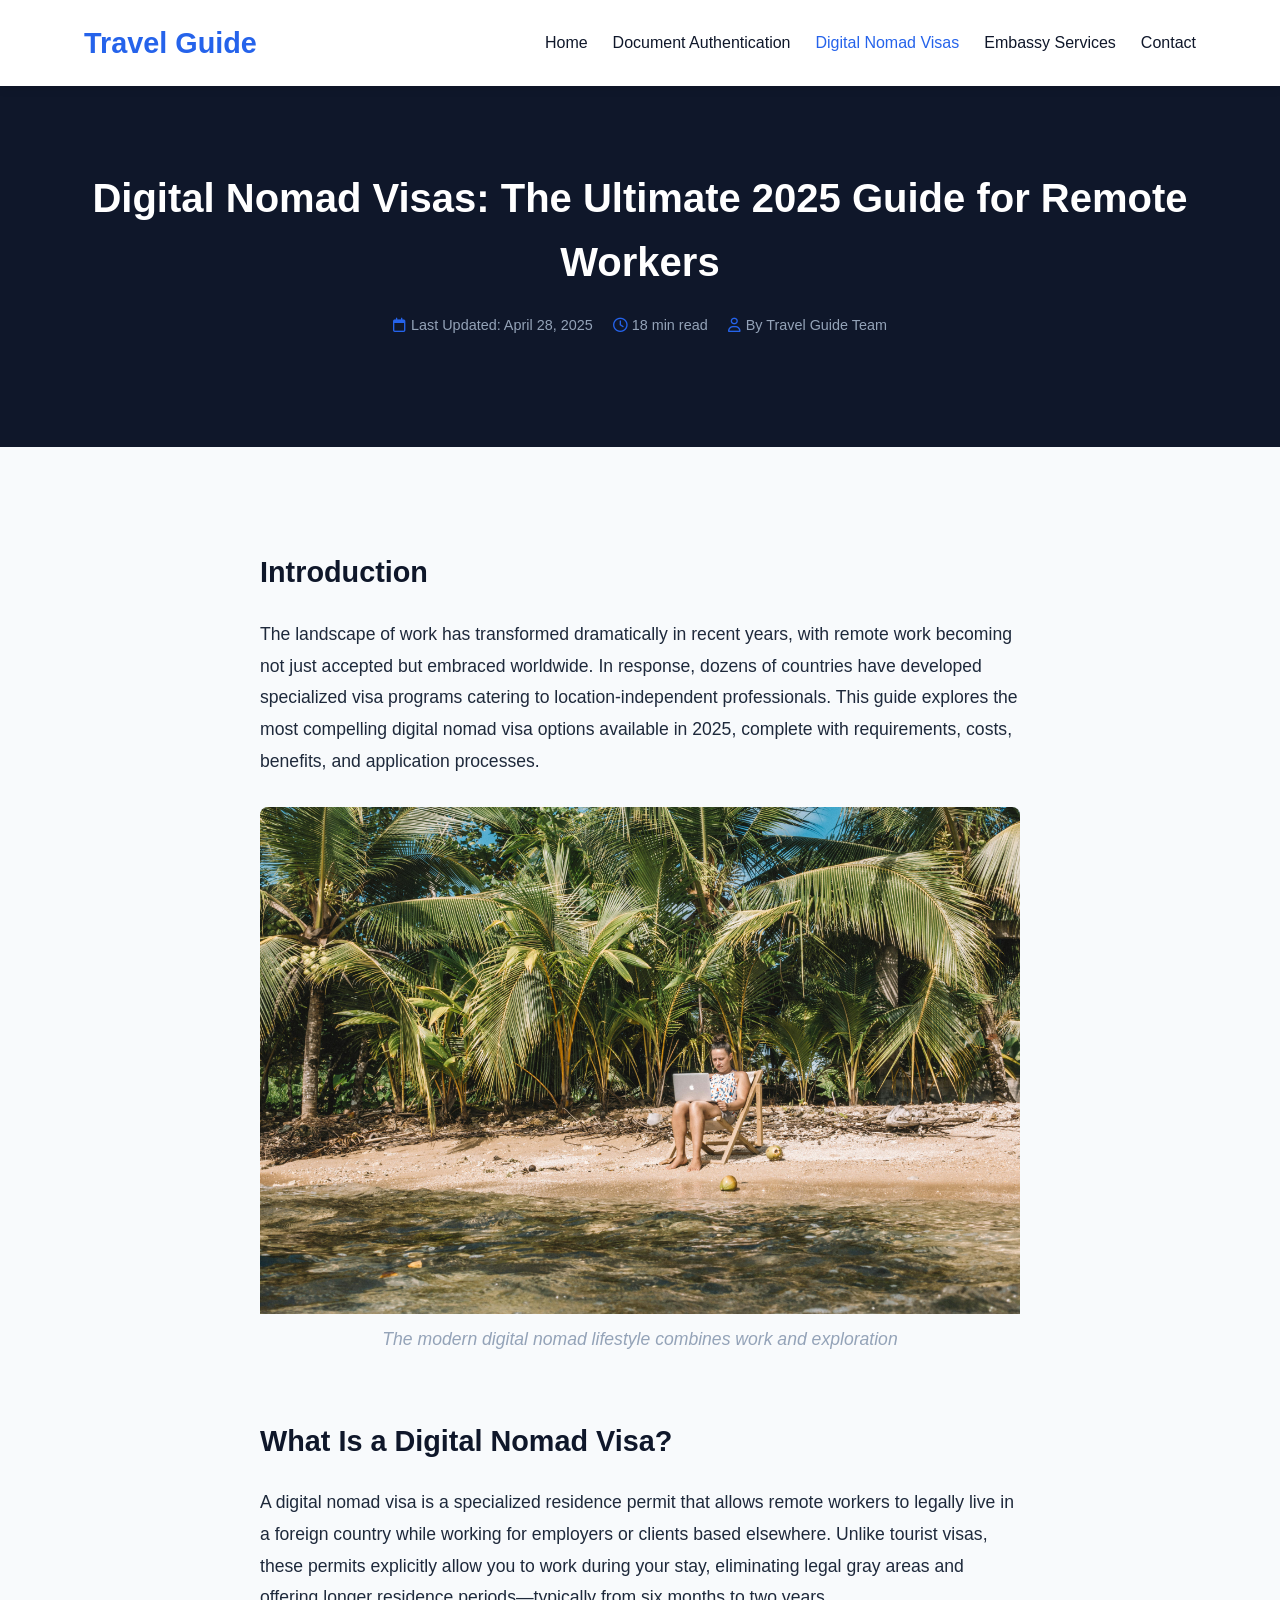
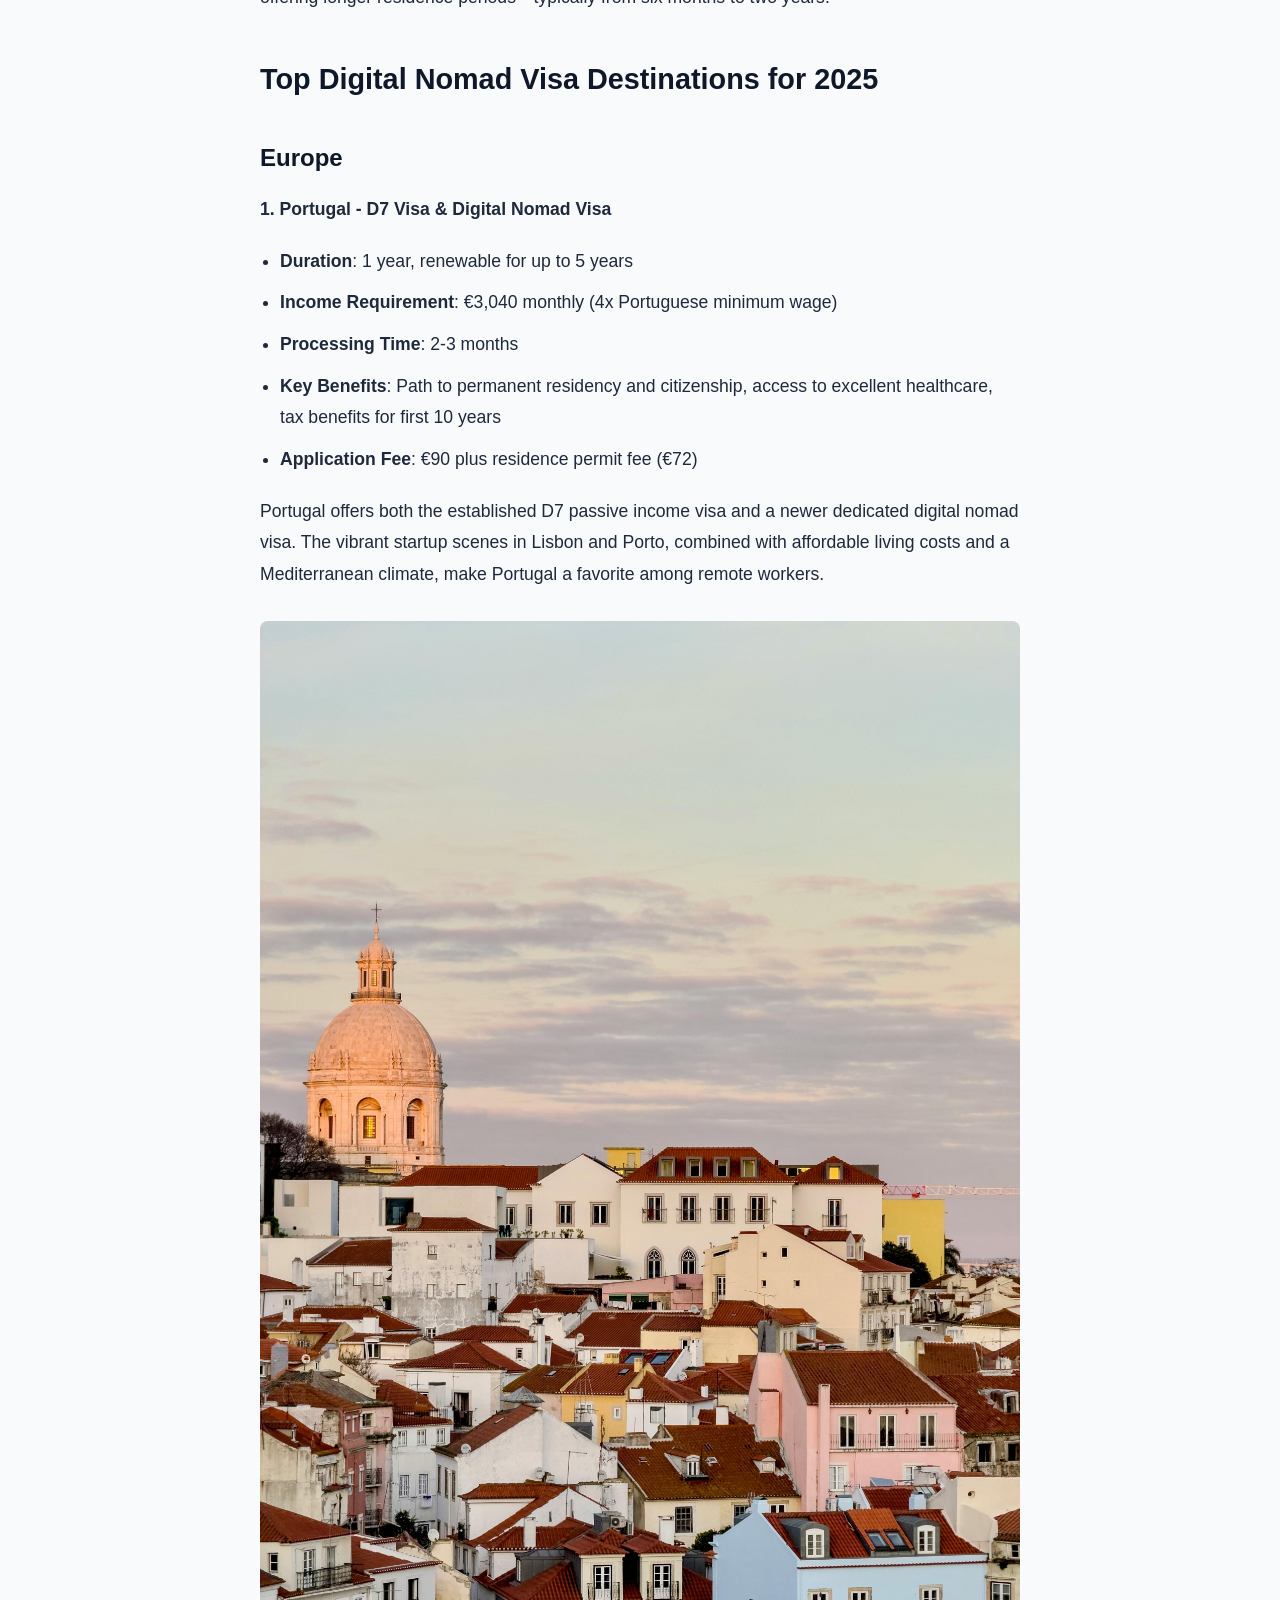
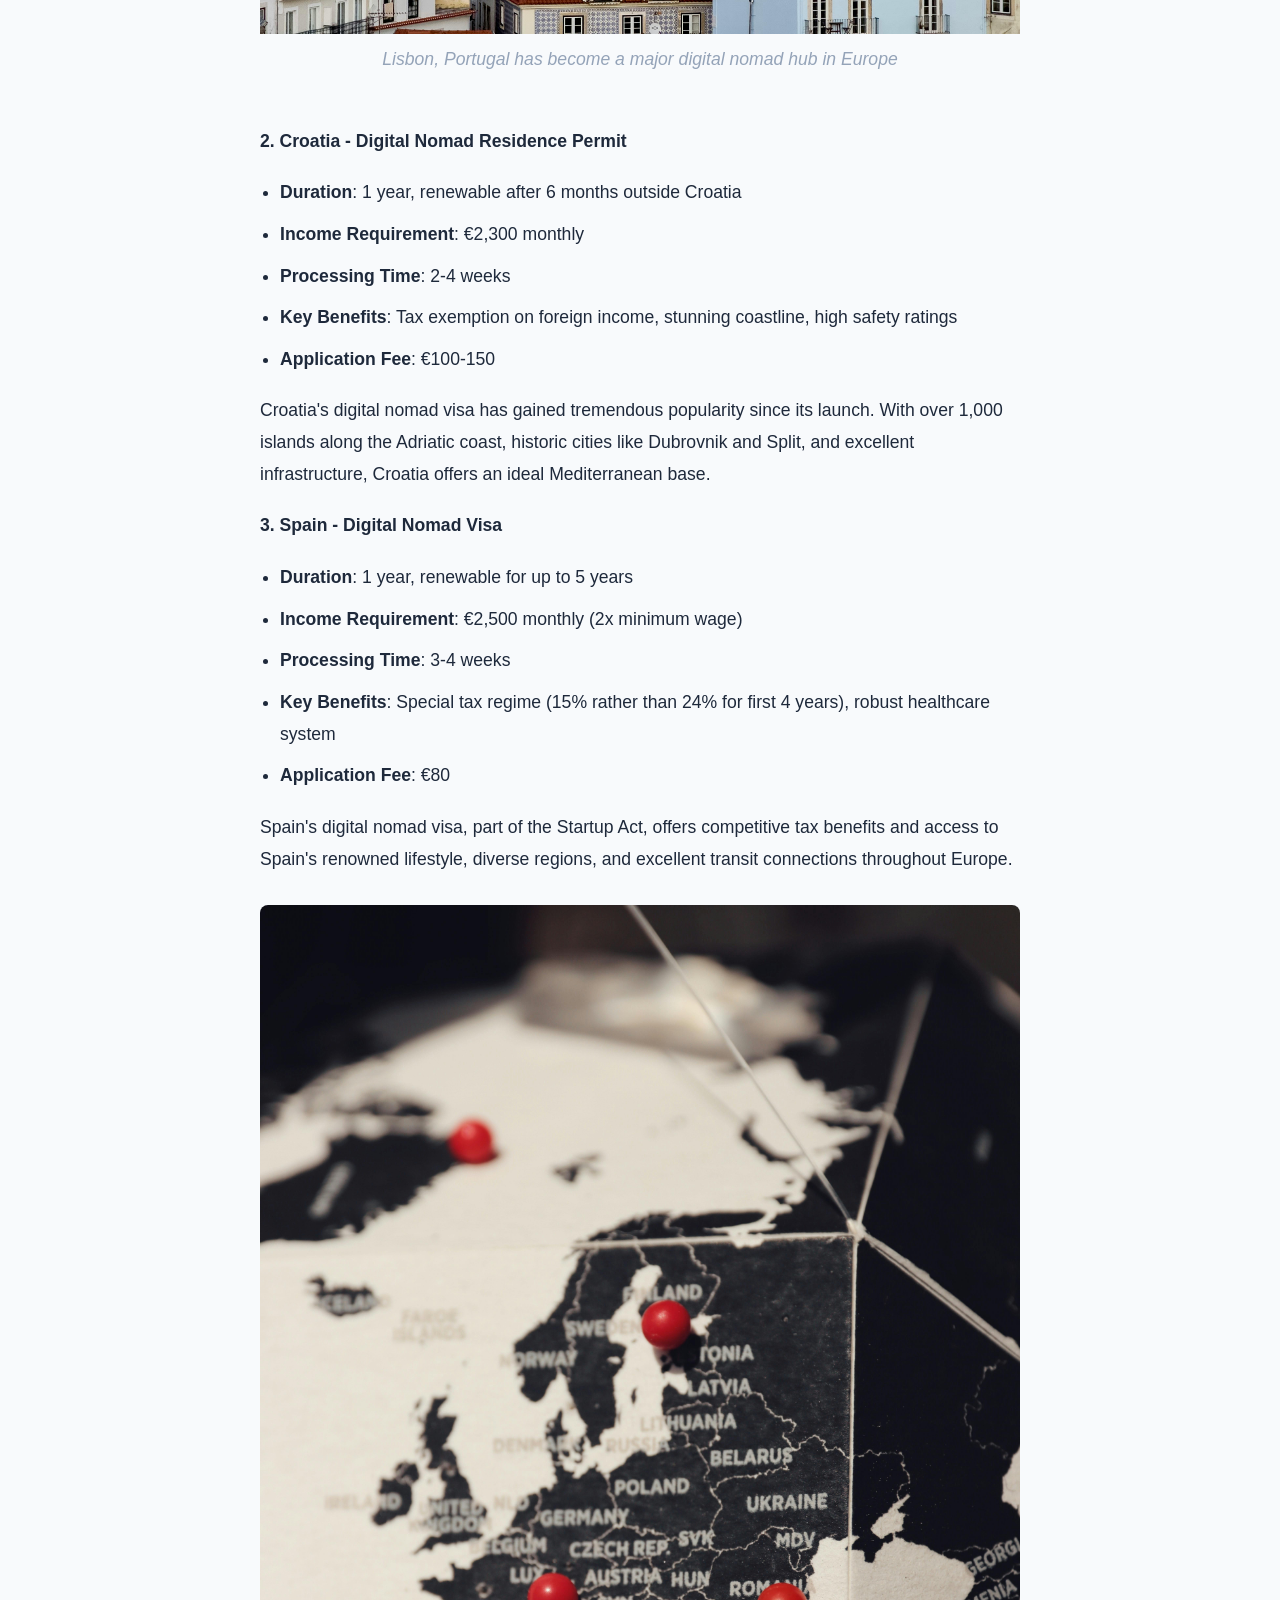
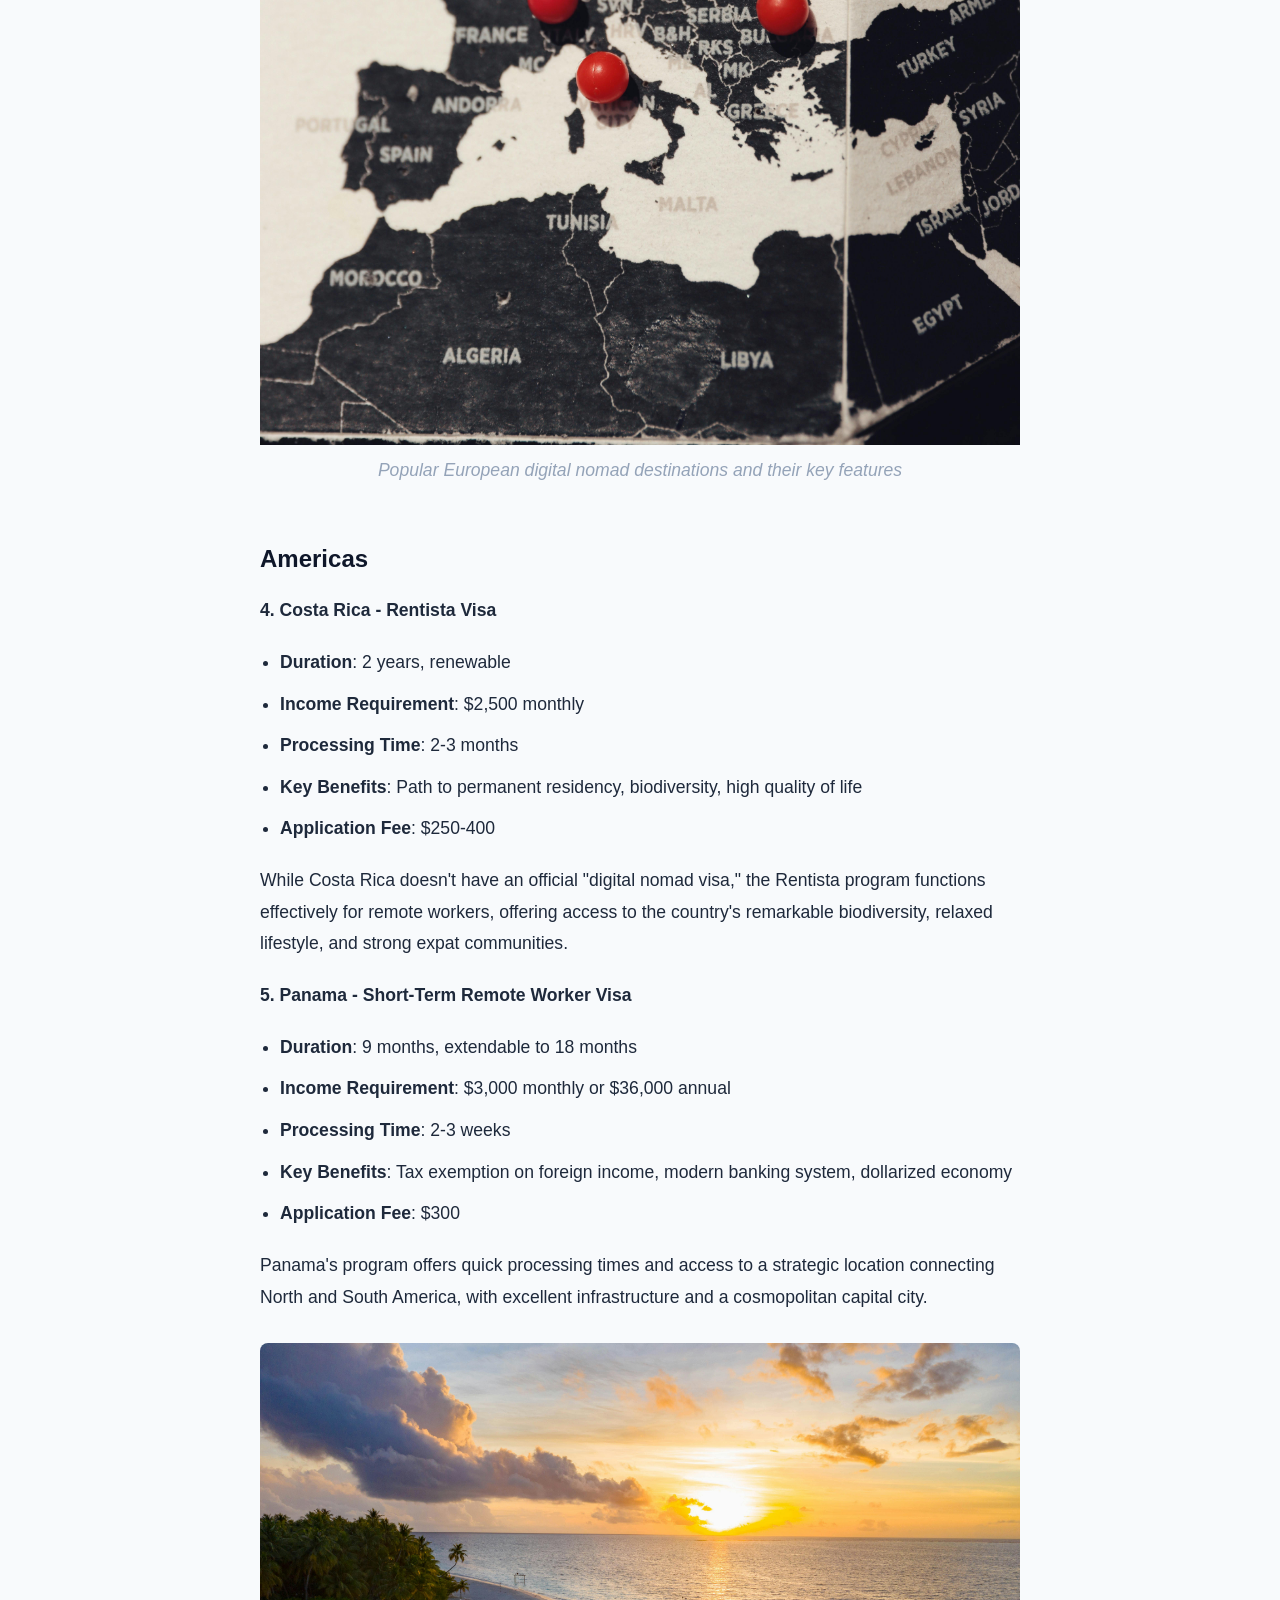
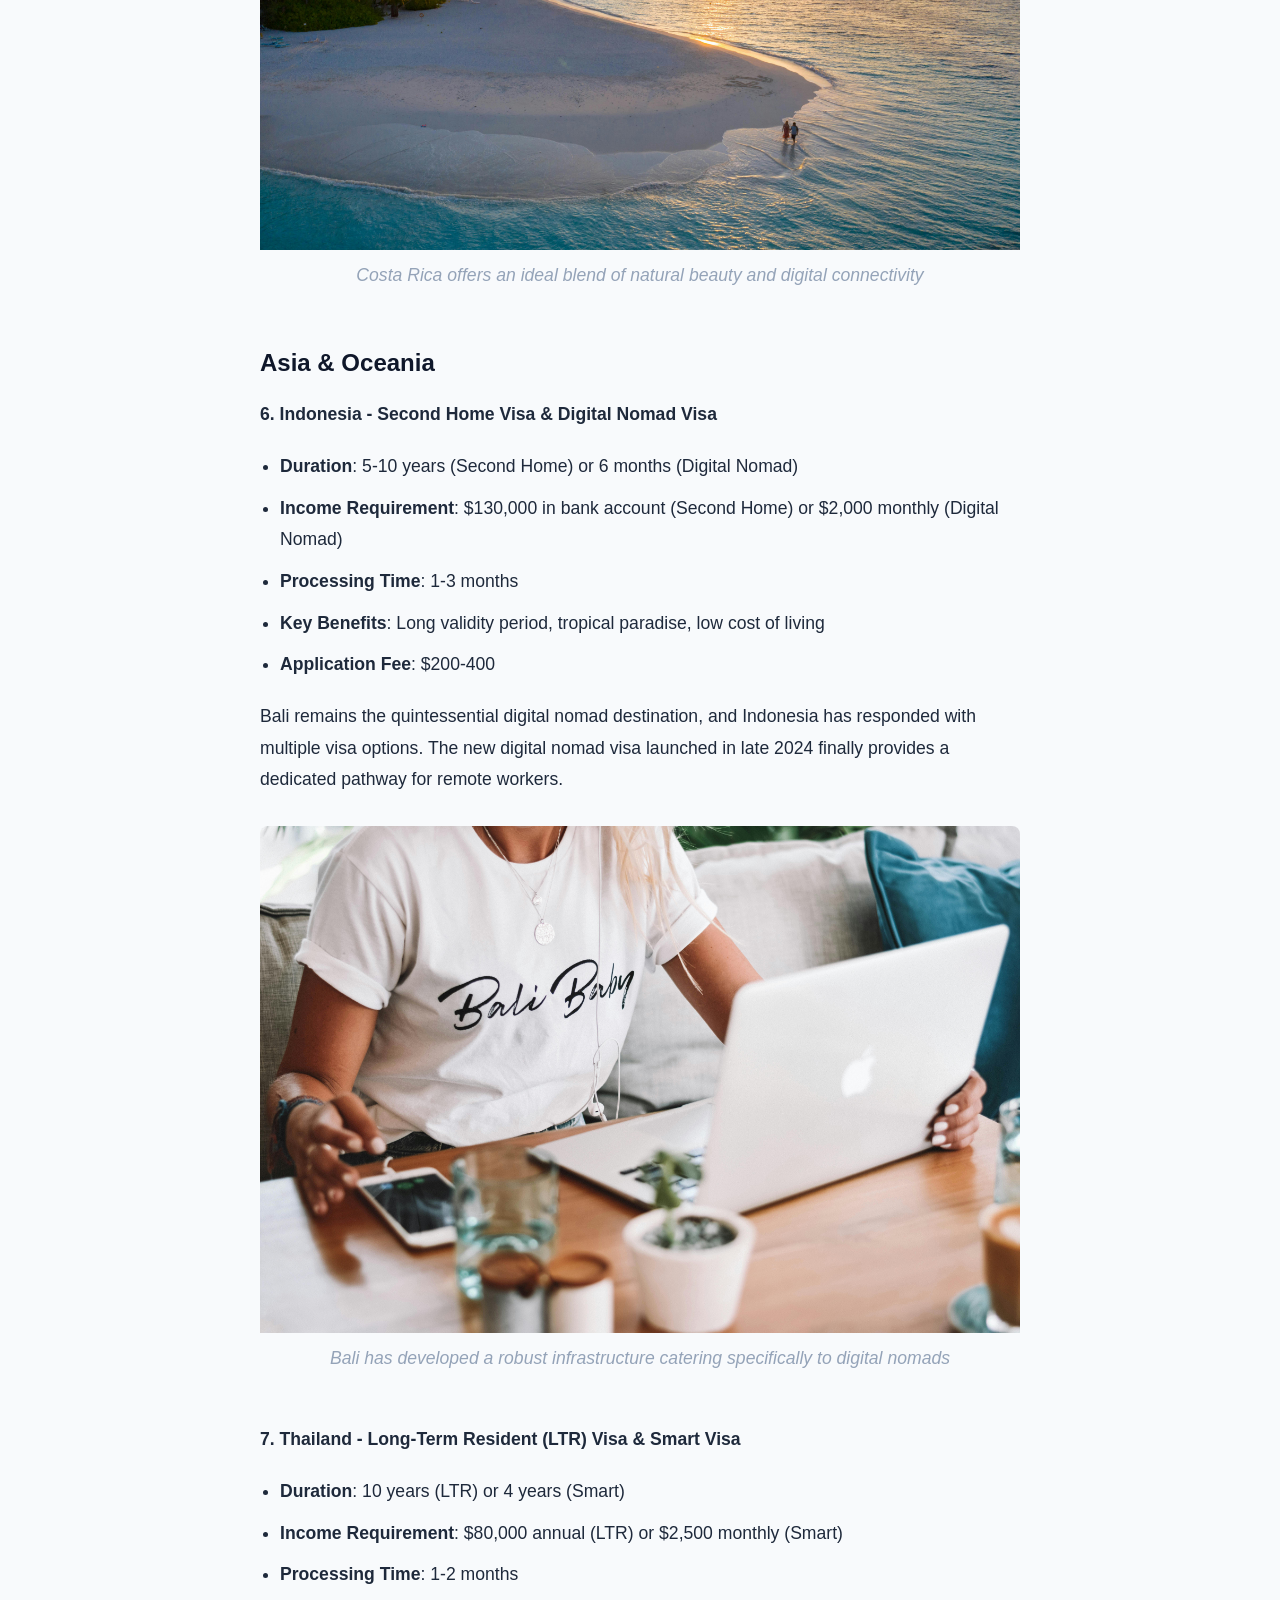
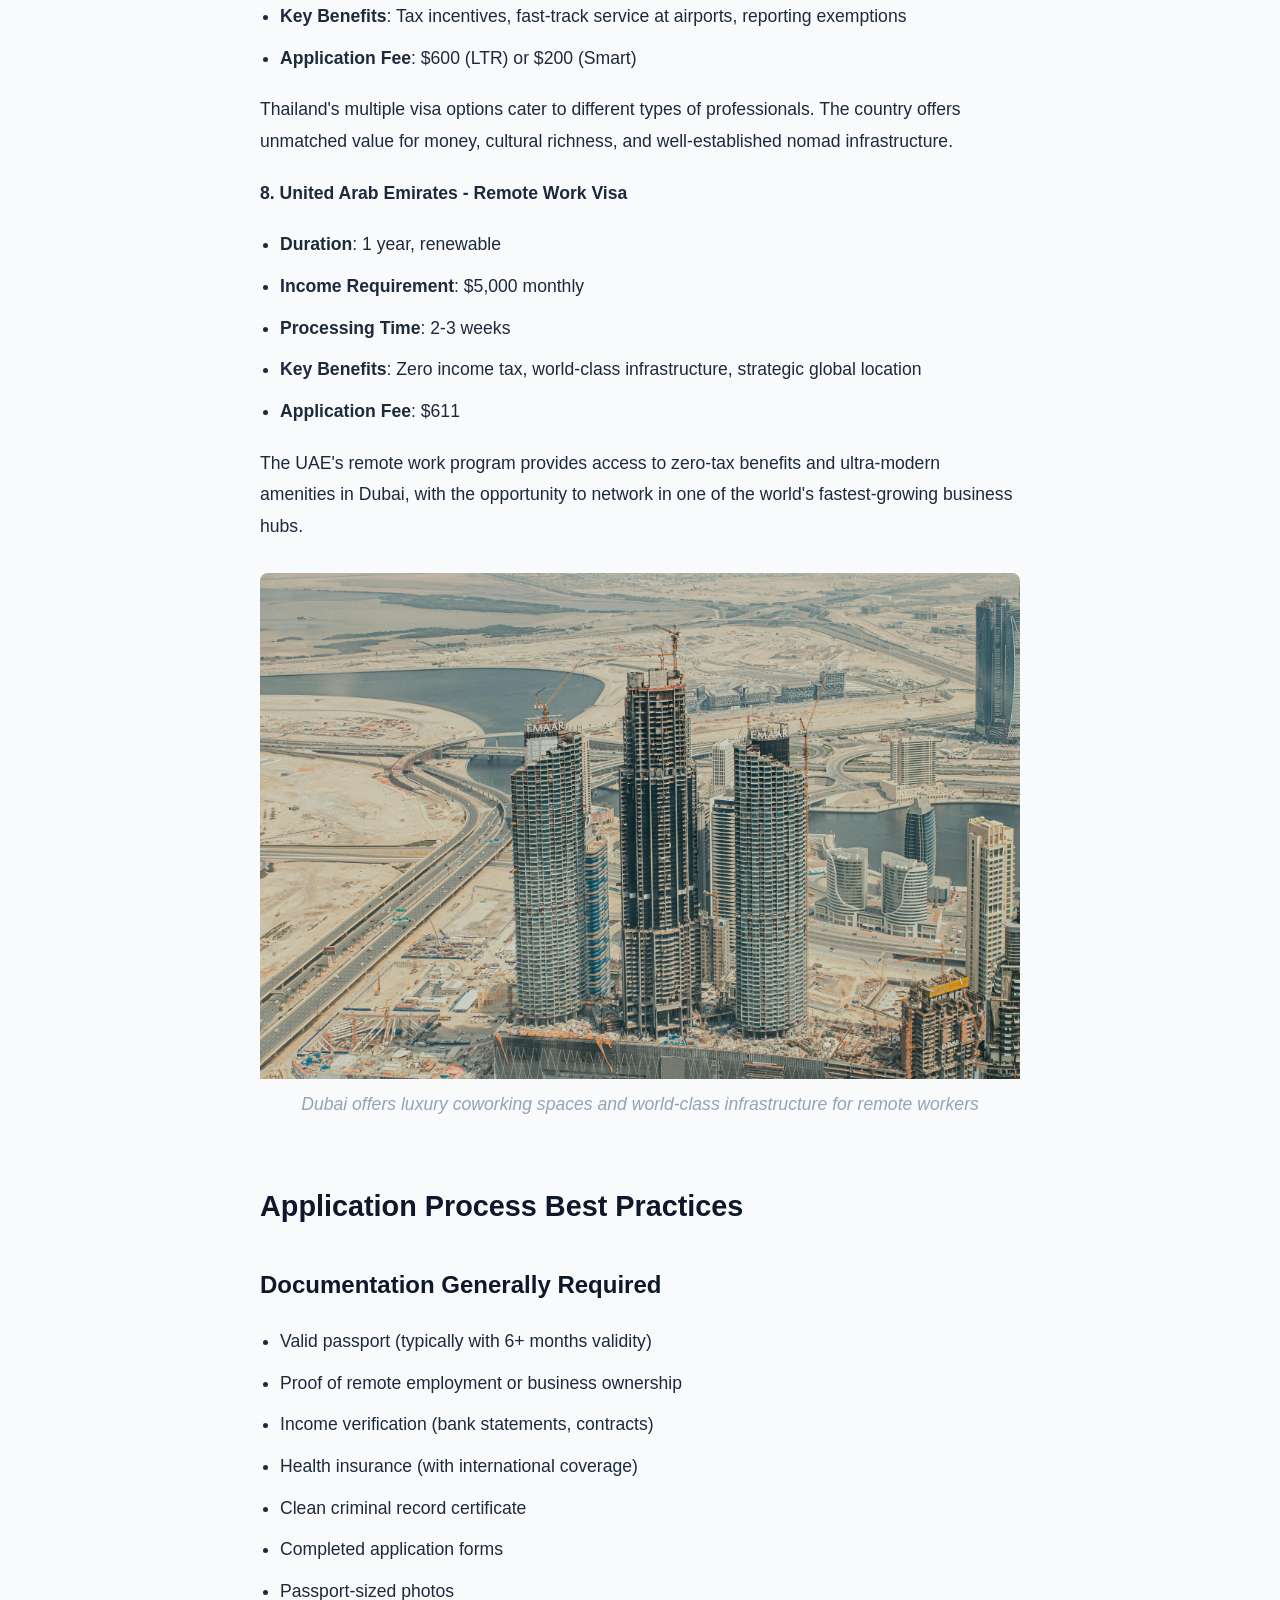
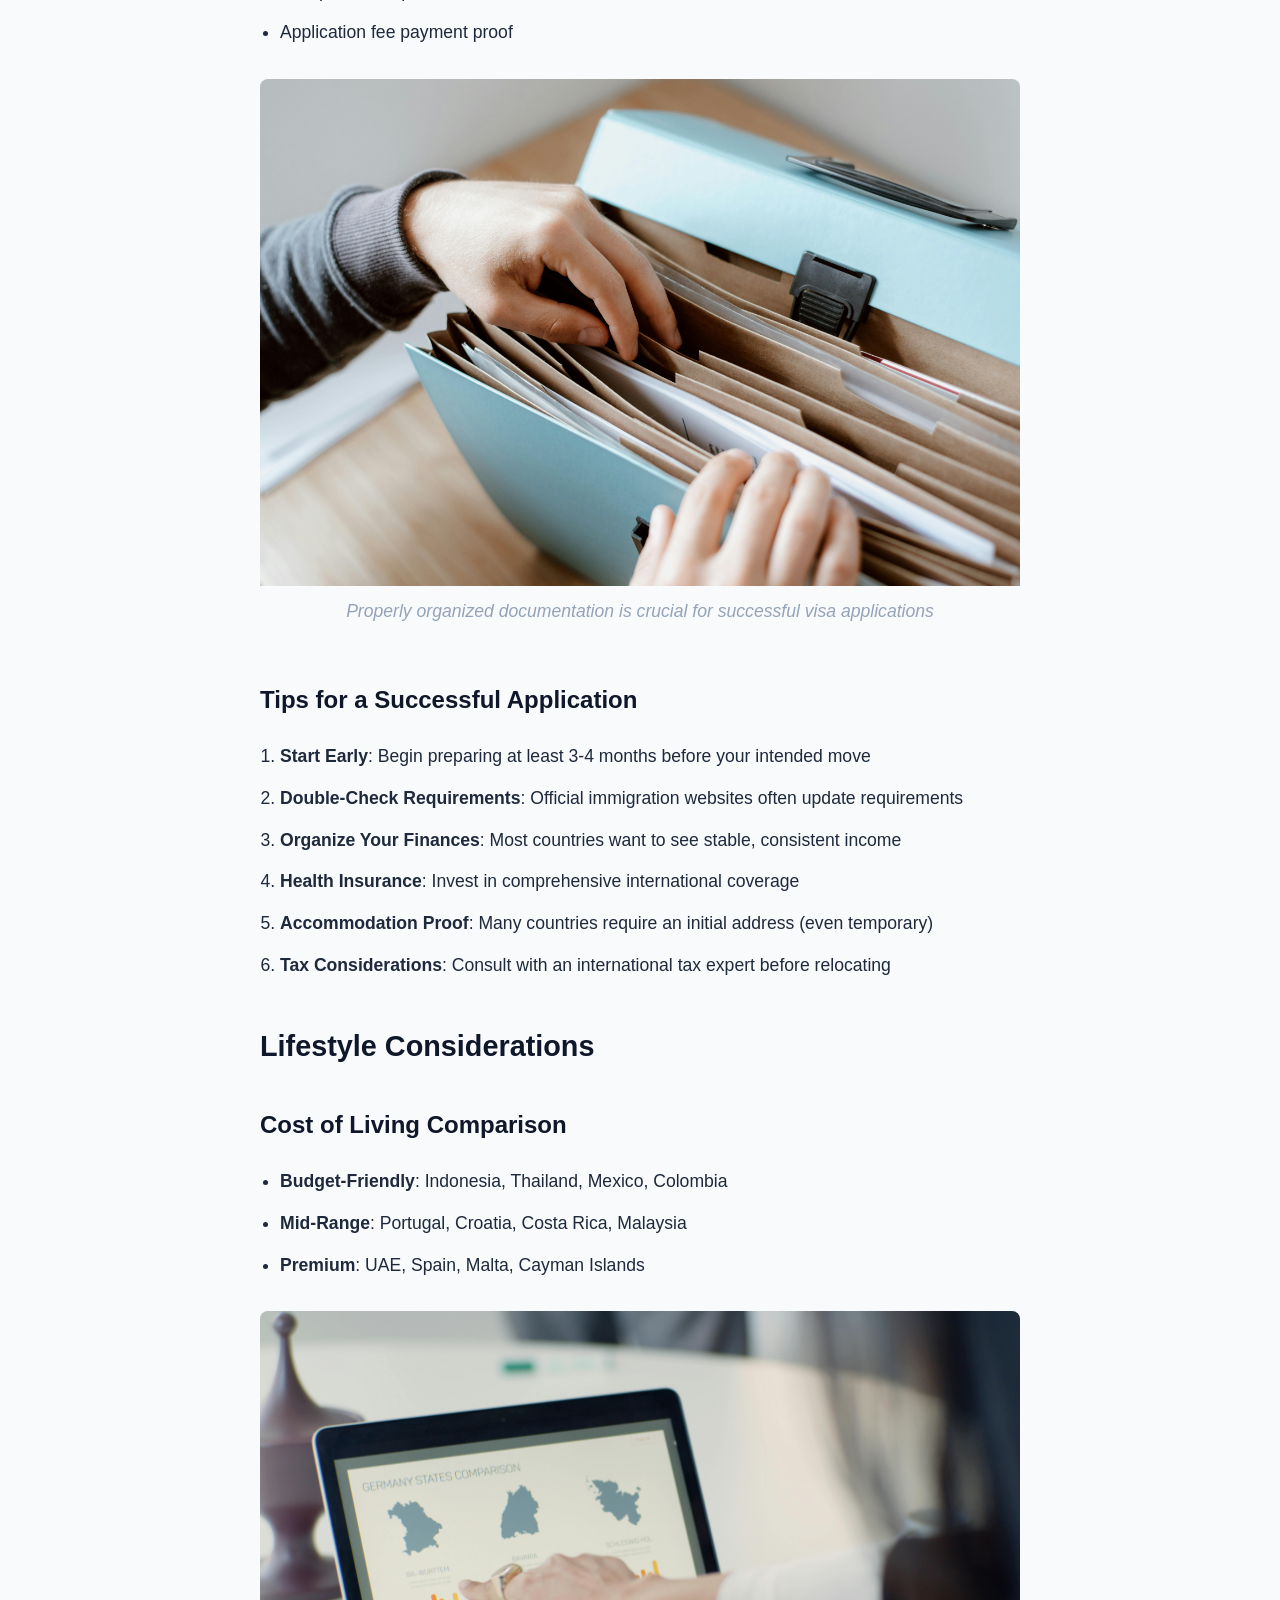
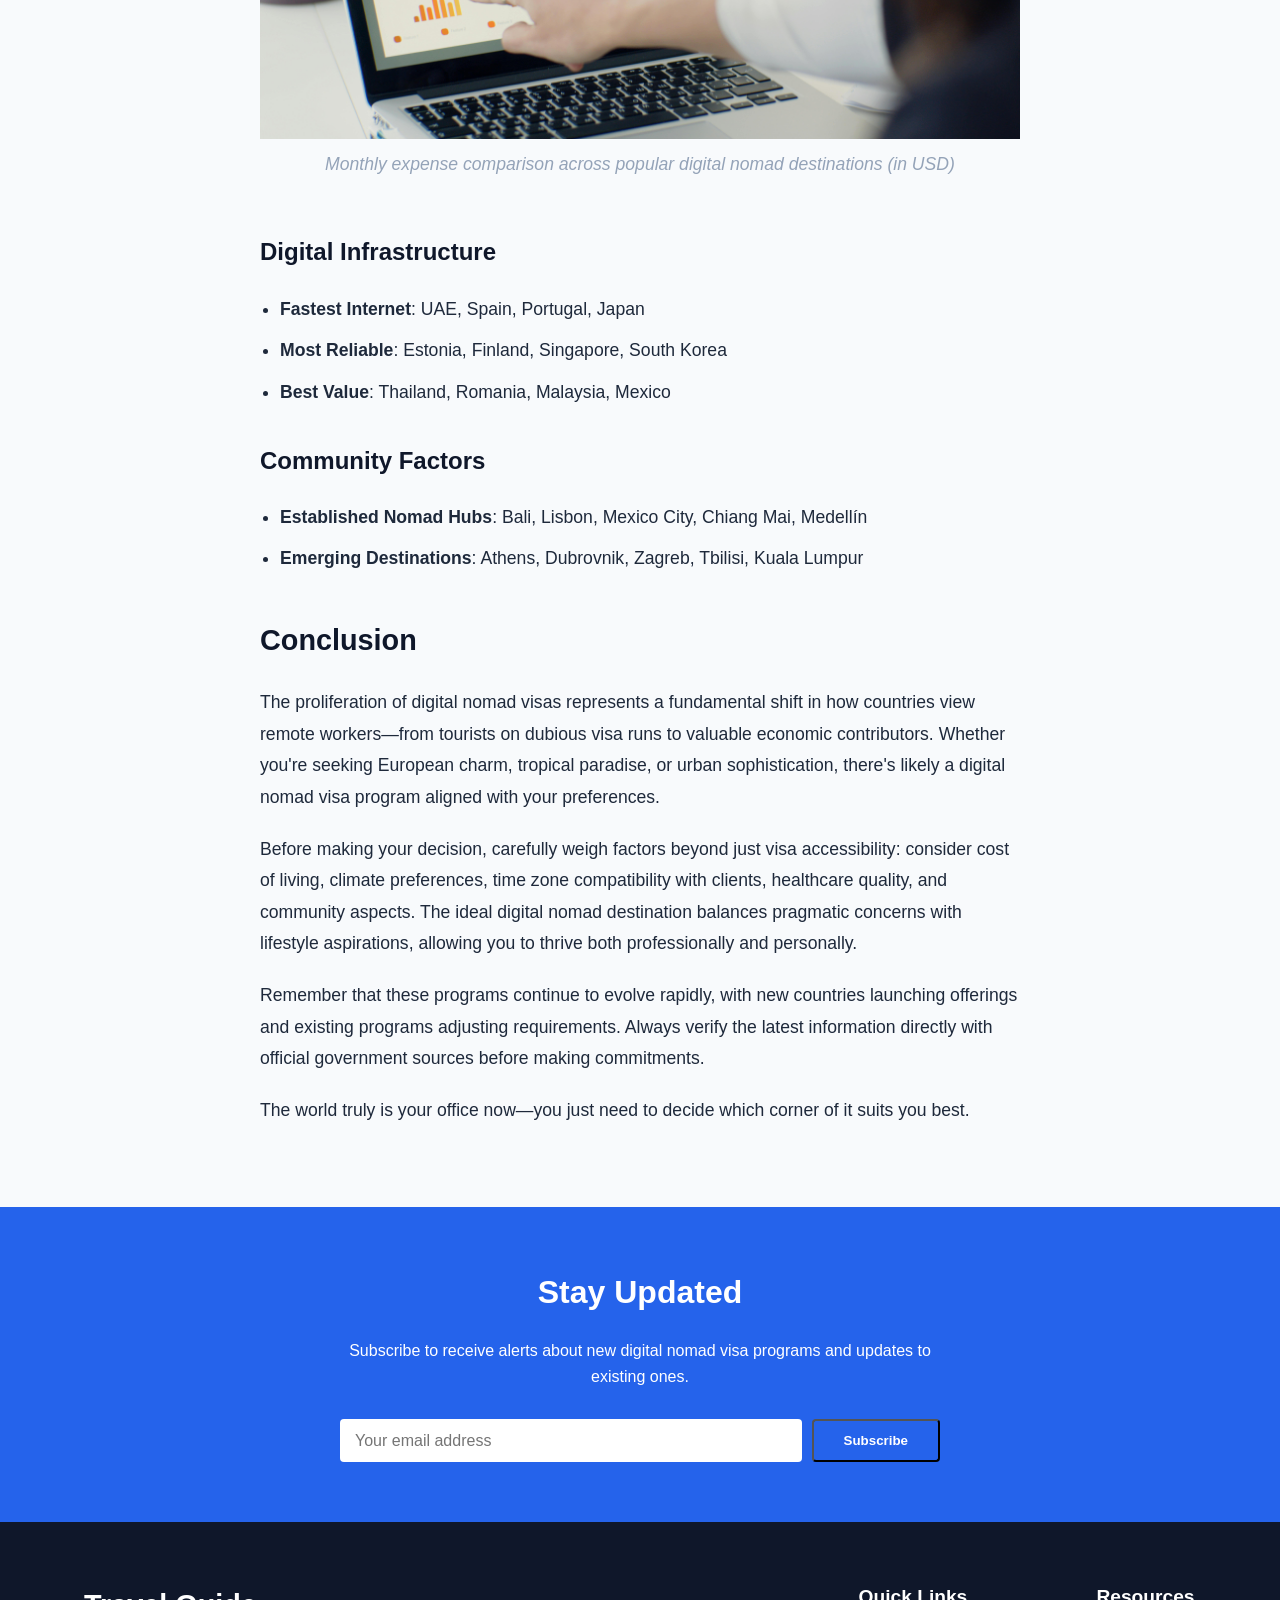
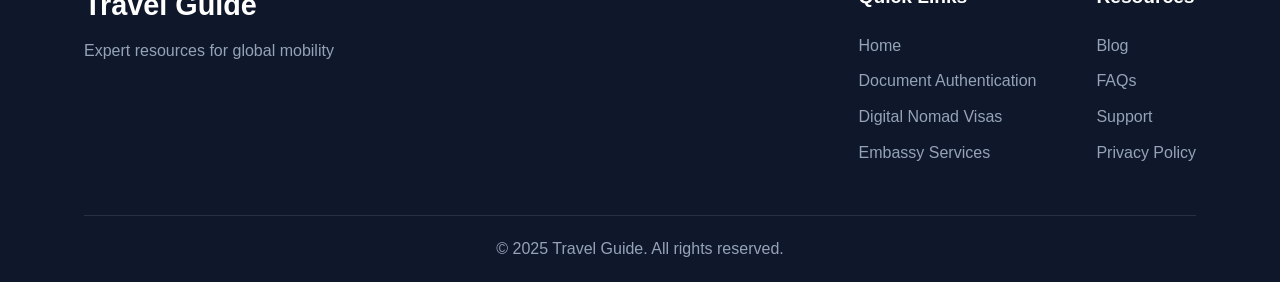
<file: digital-nomad-visas.html>
<!DOCTYPE html>
<html lang="en">
<head>
    <meta charset="UTF-8">
    <meta name="viewport" content="width=device-width, initial-scale=1.0">
    <title>Digital Nomad Visas Guide | Travel Guide</title>
    <link rel="stylesheet" href="styles.css">
    <link rel="stylesheet" href="https://cdnjs.cloudflare.com/ajax/libs/font-awesome/6.0.0/css/all.min.css">
</head>
<body>
    <header>
        <div class="container">
            <div class="logo">
                <a href="index.html">
                    <h1>Travel Guide</h1>
                </a>
            </div>
            <nav>
                <ul>
                    <li><a href="index.html">Home</a></li>
                    <li><a href="document-authentication.html">Document Authentication</a></li>
                    <li><a href="digital-nomad-visas.html" class="active">Digital Nomad Visas</a></li>
                    <li><a href="embassy-services.html">Embassy Services</a></li>
                    <li><a href="index.html#contact">Contact</a></li>
                </ul>
            </nav>
        </div>
    </header>

    <div class="article-header">
        <div class="container">
            <h1>Digital Nomad Visas: The Ultimate 2025 Guide for Remote Workers</h1>
            <div class="article-meta">
                <span><i class="far fa-calendar"></i> Last Updated: April 28, 2025</span>
                <span><i class="far fa-clock"></i> 18 min read</span>
                <span><i class="far fa-user"></i> By Travel Guide Team</span>
            </div>
        </div>
    </div>

    <div class="article-content-container">
        <div class="article-body">
            <h2>Introduction</h2>
            <p>The landscape of work has transformed dramatically in recent years, with remote work becoming not just accepted but embraced worldwide. In response, dozens of countries have developed specialized visa programs catering to location-independent professionals. This guide explores the most compelling digital nomad visa options available in 2025, complete with requirements, costs, benefits, and application processes.</p>
            
            <div class="article-image-container">
                <img src="images/nomad working.jpg" alt="Digital nomad working from a beach location with laptop">
                <p class="article-image-caption">The modern digital nomad lifestyle combines work and exploration</p>
            </div>

            <h2>What Is a Digital Nomad Visa?</h2>
            <p>A digital nomad visa is a specialized residence permit that allows remote workers to legally live in a foreign country while working for employers or clients based elsewhere. Unlike tourist visas, these permits explicitly allow you to work during your stay, eliminating legal gray areas and offering longer residence periods—typically from six months to two years.</p>

            <h2>Top Digital Nomad Visa Destinations for 2025</h2>
            
            <h3>Europe</h3>
            
            <h4>1. Portugal - D7 Visa & Digital Nomad Visa</h4>
            <ul>
                <li><strong>Duration</strong>: 1 year, renewable for up to 5 years</li>
                <li><strong>Income Requirement</strong>: €3,040 monthly (4x Portuguese minimum wage)</li>
                <li><strong>Processing Time</strong>: 2-3 months</li>
                <li><strong>Key Benefits</strong>: Path to permanent residency and citizenship, access to excellent healthcare, tax benefits for first 10 years</li>
                <li><strong>Application Fee</strong>: €90 plus residence permit fee (€72)</li>
            </ul>
            <p>Portugal offers both the established D7 passive income visa and a newer dedicated digital nomad visa. The vibrant startup scenes in Lisbon and Porto, combined with affordable living costs and a Mediterranean climate, make Portugal a favorite among remote workers.</p>
            
            <div class="article-image-container">
                <img src="images/portugal-lisbon.jpg" alt="Lisbon, Portugal cityscape">
                <p class="article-image-caption">Lisbon, Portugal has become a major digital nomad hub in Europe</p>
            </div>

            <h4>2. Croatia - Digital Nomad Residence Permit</h4>
            <ul>
                <li><strong>Duration</strong>: 1 year, renewable after 6 months outside Croatia</li>
                <li><strong>Income Requirement</strong>: €2,300 monthly</li>
                <li><strong>Processing Time</strong>: 2-4 weeks</li>
                <li><strong>Key Benefits</strong>: Tax exemption on foreign income, stunning coastline, high safety ratings</li>
                <li><strong>Application Fee</strong>: €100-150</li>
            </ul>
            <p>Croatia's digital nomad visa has gained tremendous popularity since its launch. With over 1,000 islands along the Adriatic coast, historic cities like Dubrovnik and Split, and excellent infrastructure, Croatia offers an ideal Mediterranean base.</p>

            <h4>3. Spain - Digital Nomad Visa</h4>
            <ul>
                <li><strong>Duration</strong>: 1 year, renewable for up to 5 years</li>
                <li><strong>Income Requirement</strong>: €2,500 monthly (2x minimum wage)</li>
                <li><strong>Processing Time</strong>: 3-4 weeks</li>
                <li><strong>Key Benefits</strong>: Special tax regime (15% rather than 24% for first 4 years), robust healthcare system</li>
                <li><strong>Application Fee</strong>: €80</li>
            </ul>
            <p>Spain's digital nomad visa, part of the Startup Act, offers competitive tax benefits and access to Spain's renowned lifestyle, diverse regions, and excellent transit connections throughout Europe.</p>

            <div class="article-image-container">
                <img src="images/europe destinations.jpg" alt="Map of European digital nomad destinations">
                <p class="article-image-caption">Popular European digital nomad destinations and their key features</p>
            </div>

            <h3>Americas</h3>
            
            <h4>4. Costa Rica - Rentista Visa</h4>
            <ul>
                <li><strong>Duration</strong>: 2 years, renewable</li>
                <li><strong>Income Requirement</strong>: $2,500 monthly</li>
                <li><strong>Processing Time</strong>: 2-3 months</li>
                <li><strong>Key Benefits</strong>: Path to permanent residency, biodiversity, high quality of life</li>
                <li><strong>Application Fee</strong>: $250-400</li>
            </ul>
            <p>While Costa Rica doesn't have an official "digital nomad visa," the Rentista program functions effectively for remote workers, offering access to the country's remarkable biodiversity, relaxed lifestyle, and strong expat communities.</p>

            <h4>5. Panama - Short-Term Remote Worker Visa</h4>
            <ul>
                <li><strong>Duration</strong>: 9 months, extendable to 18 months</li>
                <li><strong>Income Requirement</strong>: $3,000 monthly or $36,000 annual</li>
                <li><strong>Processing Time</strong>: 2-3 weeks</li>
                <li><strong>Key Benefits</strong>: Tax exemption on foreign income, modern banking system, dollarized economy</li>
                <li><strong>Application Fee</strong>: $300</li>
            </ul>
            <p>Panama's program offers quick processing times and access to a strategic location connecting North and South America, with excellent infrastructure and a cosmopolitan capital city.</p>
            
            <div class="article-image-container">
                <img src="images/costa rica beach.jpg" alt="Costa Rica beach workspace">
                <p class="article-image-caption">Costa Rica offers an ideal blend of natural beauty and digital connectivity</p>
            </div>

            <h3>Asia & Oceania</h3>
            
            <h4>6. Indonesia - Second Home Visa & Digital Nomad Visa</h4>
            <ul>
                <li><strong>Duration</strong>: 5-10 years (Second Home) or 6 months (Digital Nomad)</li>
                <li><strong>Income Requirement</strong>: $130,000 in bank account (Second Home) or $2,000 monthly (Digital Nomad)</li>
                <li><strong>Processing Time</strong>: 1-3 months</li>
                <li><strong>Key Benefits</strong>: Long validity period, tropical paradise, low cost of living</li>
                <li><strong>Application Fee</strong>: $200-400</li>
            </ul>
            <p>Bali remains the quintessential digital nomad destination, and Indonesia has responded with multiple visa options. The new digital nomad visa launched in late 2024 finally provides a dedicated pathway for remote workers.</p>
            
            <div class="article-image-container">
                <img src="images/bali workspace.jpg" alt="Coworking space in Bali, Indonesia">
                <p class="article-image-caption">Bali has developed a robust infrastructure catering specifically to digital nomads</p>
            </div>

            <h4>7. Thailand - Long-Term Resident (LTR) Visa & Smart Visa</h4>
            <ul>
                <li><strong>Duration</strong>: 10 years (LTR) or 4 years (Smart)</li>
                <li><strong>Income Requirement</strong>: $80,000 annual (LTR) or $2,500 monthly (Smart)</li>
                <li><strong>Processing Time</strong>: 1-2 months</li>
                <li><strong>Key Benefits</strong>: Tax incentives, fast-track service at airports, reporting exemptions</li>
                <li><strong>Application Fee</strong>: $600 (LTR) or $200 (Smart)</li>
            </ul>
            <p>Thailand's multiple visa options cater to different types of professionals. The country offers unmatched value for money, cultural richness, and well-established nomad infrastructure.</p>

            <h4>8. United Arab Emirates - Remote Work Visa</h4>
            <ul>
                <li><strong>Duration</strong>: 1 year, renewable</li>
                <li><strong>Income Requirement</strong>: $5,000 monthly</li>
                <li><strong>Processing Time</strong>: 2-3 weeks</li>
                <li><strong>Key Benefits</strong>: Zero income tax, world-class infrastructure, strategic global location</li>
                <li><strong>Application Fee</strong>: $611</li>
            </ul>
            <p>The UAE's remote work program provides access to zero-tax benefits and ultra-modern amenities in Dubai, with the opportunity to network in one of the world's fastest-growing business hubs.</p>
            
            <div class="article-image-container">
                <img src="images/dubai workspace.jpg" alt="Modern coworking space in Dubai, UAE">
                <p class="article-image-caption">Dubai offers luxury coworking spaces and world-class infrastructure for remote workers</p>
            </div>

            <h2>Application Process Best Practices</h2>

            <h3>Documentation Generally Required</h3>
            <ul>
                <li>Valid passport (typically with 6+ months validity)</li>
                <li>Proof of remote employment or business ownership</li>
                <li>Income verification (bank statements, contracts)</li>
                <li>Health insurance (with international coverage)</li>
                <li>Clean criminal record certificate</li>
                <li>Completed application forms</li>
                <li>Passport-sized photos</li>
                <li>Application fee payment proof</li>
            </ul>
            
            <div class="article-image-container">
                <img src="images/visa documents.jpg" alt="Organized digital nomad visa application documents">
                <p class="article-image-caption">Properly organized documentation is crucial for successful visa applications</p>
            </div>

            <h3>Tips for a Successful Application</h3>
            <ol>
                <li><strong>Start Early</strong>: Begin preparing at least 3-4 months before your intended move</li>
                <li><strong>Double-Check Requirements</strong>: Official immigration websites often update requirements</li>
                <li><strong>Organize Your Finances</strong>: Most countries want to see stable, consistent income</li>
                <li><strong>Health Insurance</strong>: Invest in comprehensive international coverage</li>
                <li><strong>Accommodation Proof</strong>: Many countries require an initial address (even temporary)</li>
                <li><strong>Tax Considerations</strong>: Consult with an international tax expert before relocating</li>
            </ol>

            <h2>Lifestyle Considerations</h2>

            <h3>Cost of Living Comparison</h3>
            <ul>
                <li><strong>Budget-Friendly</strong>: Indonesia, Thailand, Mexico, Colombia</li>
                <li><strong>Mid-Range</strong>: Portugal, Croatia, Costa Rica, Malaysia</li>
                <li><strong>Premium</strong>: UAE, Spain, Malta, Cayman Islands</li>
            </ul>
            
            <div class="article-image-container">
                <img src="images/cost comparison.jpg" alt="Cost of living comparison chart for digital nomad destinations">
                <p class="article-image-caption">Monthly expense comparison across popular digital nomad destinations (in USD)</p>
            </div>

            <h3>Digital Infrastructure</h3>
            <ul>
                <li><strong>Fastest Internet</strong>: UAE, Spain, Portugal, Japan</li>
                <li><strong>Most Reliable</strong>: Estonia, Finland, Singapore, South Korea</li>
                <li><strong>Best Value</strong>: Thailand, Romania, Malaysia, Mexico</li>
            </ul>

            <h3>Community Factors</h3>
            <ul>
                <li><strong>Established Nomad Hubs</strong>: Bali, Lisbon, Mexico City, Chiang Mai, Medellín</li>
                <li><strong>Emerging Destinations</strong>: Athens, Dubrovnik, Zagreb, Tbilisi, Kuala Lumpur</li>
            </ul>

            <h2>Conclusion</h2>
            <p>The proliferation of digital nomad visas represents a fundamental shift in how countries view remote workers—from tourists on dubious visa runs to valuable economic contributors. Whether you're seeking European charm, tropical paradise, or urban sophistication, there's likely a digital nomad visa program aligned with your preferences.</p>
            
            <p>Before making your decision, carefully weigh factors beyond just visa accessibility: consider cost of living, climate preferences, time zone compatibility with clients, healthcare quality, and community aspects. The ideal digital nomad destination balances pragmatic concerns with lifestyle aspirations, allowing you to thrive both professionally and personally.</p>
            
            <p>Remember that these programs continue to evolve rapidly, with new countries launching offerings and existing programs adjusting requirements. Always verify the latest information directly with official government sources before making commitments.</p>
            
            <p>The world truly is your office now—you just need to decide which corner of it suits you best.</p>
            
        </div>
    </div>

    <div class="newsletter">
        <div class="container">
            <div class="newsletter-content">
                <h2>Stay Updated</h2>
                <p>Subscribe to receive alerts about new digital nomad visa programs and updates to existing ones.</p>
                <form>
                    <input type="email" placeholder="Your email address" required>
                    <button type="submit" class="btn primary">Subscribe</button>
                </form>
            </div>
        </div>
    </div>

    <footer>
        <div class="container">
            <div class="footer-content">
                <div class="footer-logo">
                    <h2>Travel Guide</h2>
                    <p>Expert resources for global mobility</p>
                </div>
                <div class="footer-links">
                    <div class="footer-section">
                        <h3>Quick Links</h3>
                        <ul>
                            <li><a href="index.html">Home</a></li>
                            <li><a href="document-authentication.html">Document Authentication</a></li>
                            <li><a href="digital-nomad-visas.html">Digital Nomad Visas</a></li>
                            <li><a href="embassy-services.html">Embassy Services</a></li>
                        </ul>
                    </div>
                    <div class="footer-section">
                        <h3>Resources</h3>
                        <ul>
                            <li><a href="#">Blog</a></li>
                            <li><a href="#">FAQs</a></li>
                            <li><a href="#">Support</a></li>
                            <li><a href="#">Privacy Policy</a></li>
                        </ul>
                    </div>
                </div>
            </div>
            <div class="copyright">
                <p>&copy; 2025 Travel Guide. All rights reserved.</p>
            </div>
        </div>
    </footer>
    
    <a href="#" class="back-to-top">
        <i class="fas fa-arrow-up"></i>
    </a>

    <script>
        // Show/hide back-to-top button
        window.addEventListener('scroll', function() {
            const backToTop = document.querySelector('.back-to-top');
            if (window.pageYOffset > 300) {
                backToTop.classList.add('visible');
            } else {
                backToTop.classList.remove('visible');
            }
        });
    </script>
</body>
</html>
</file>
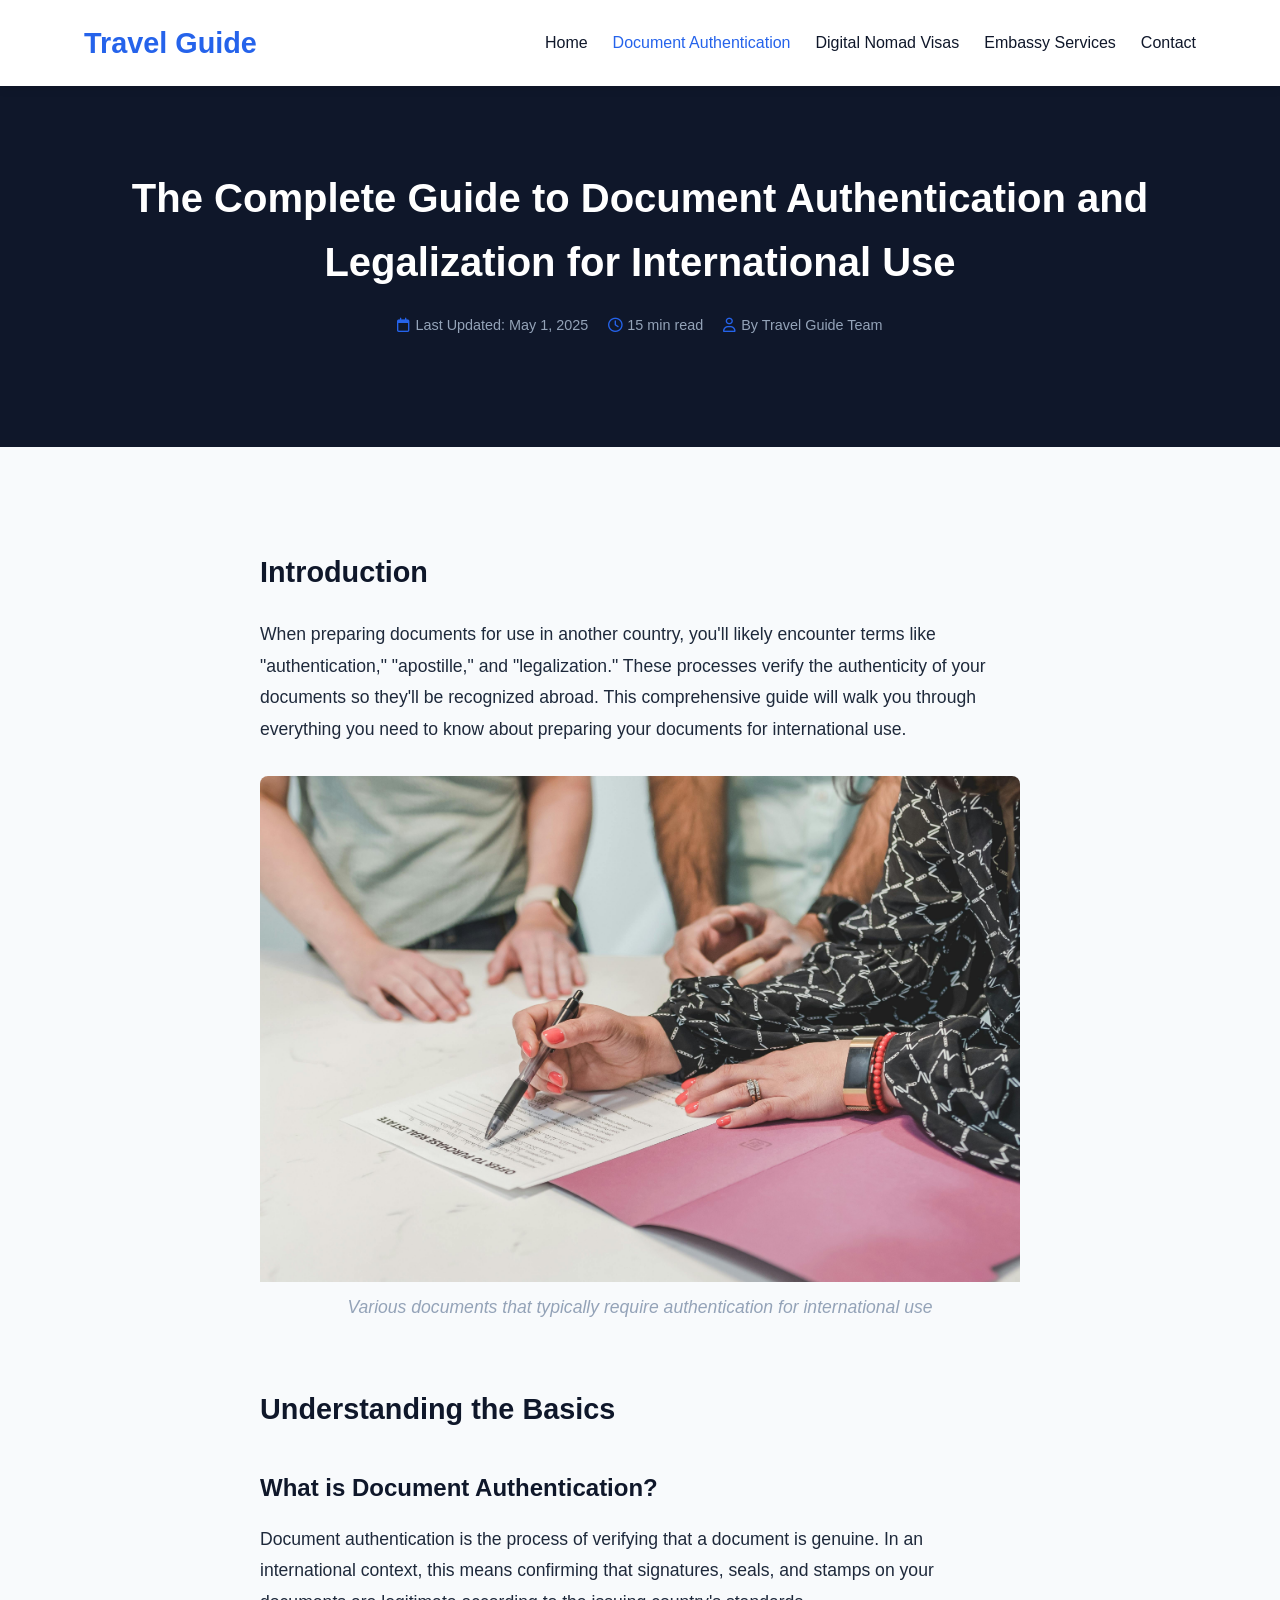
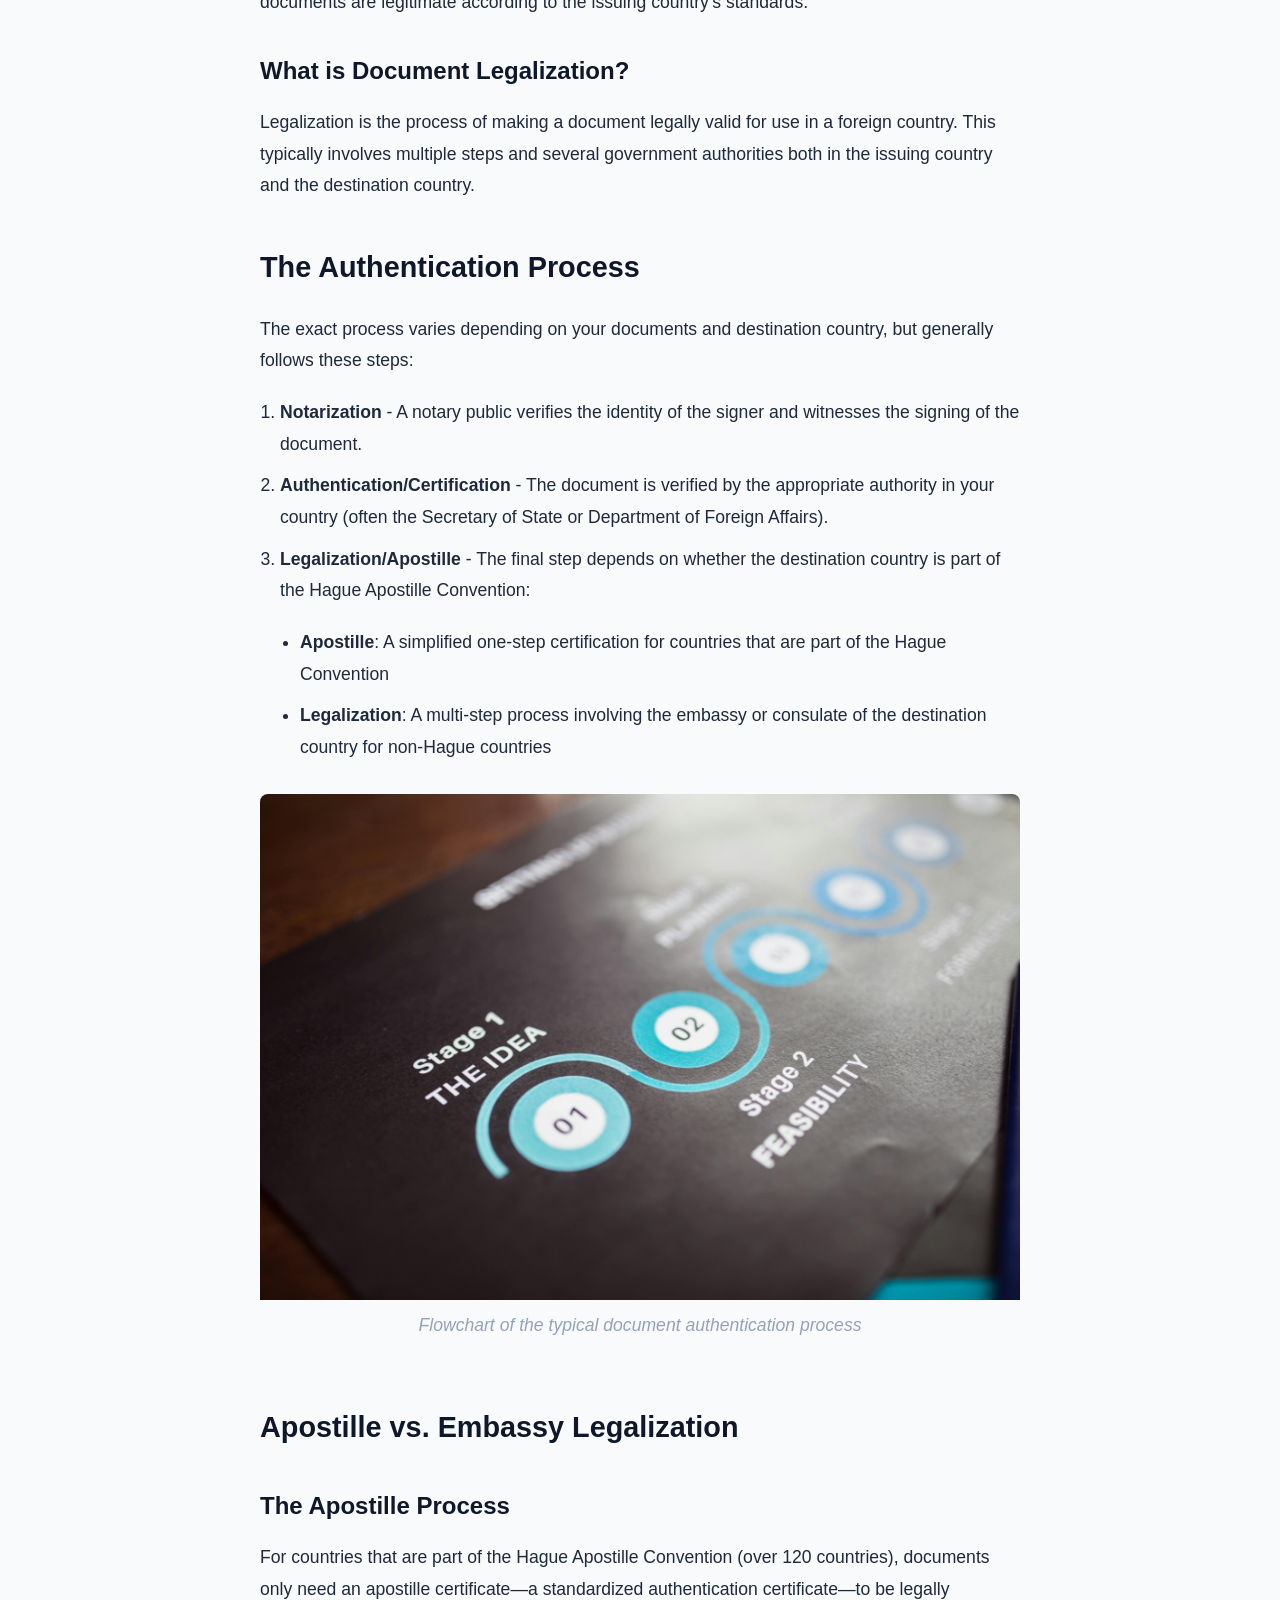
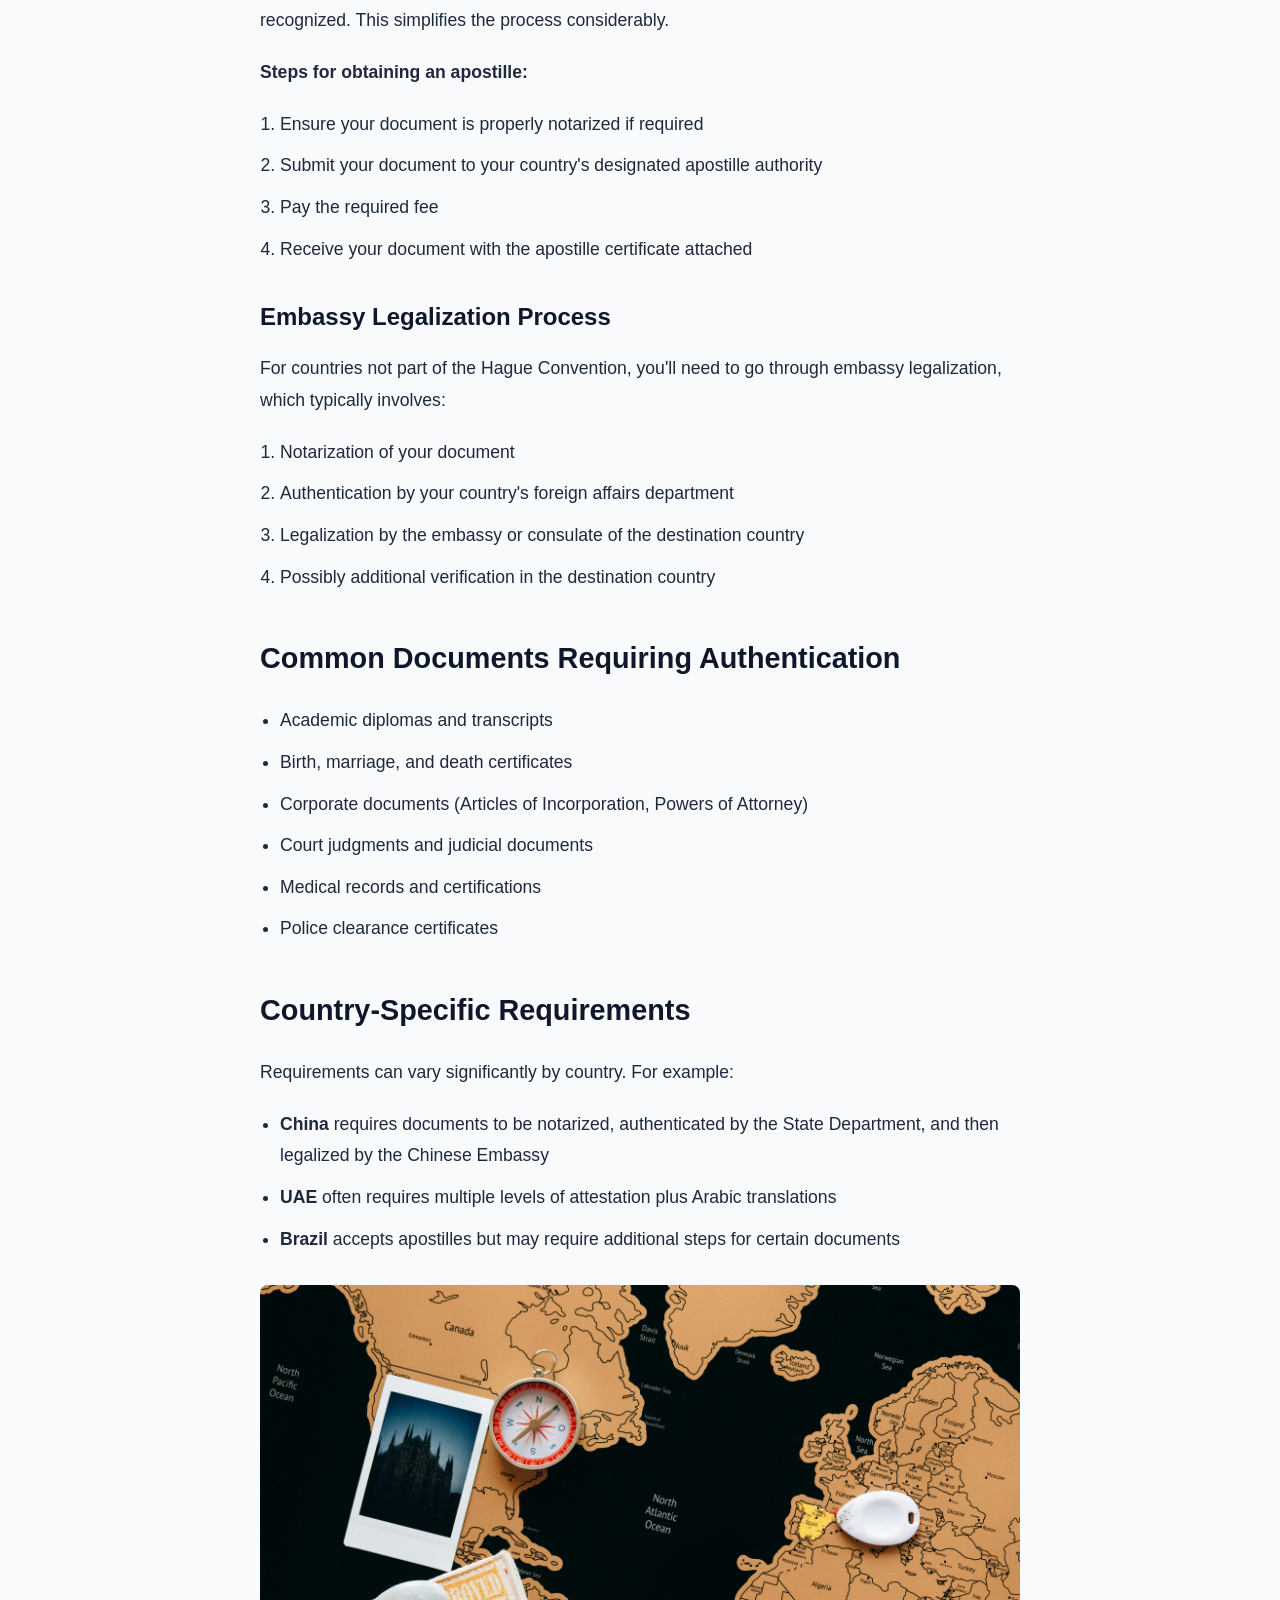
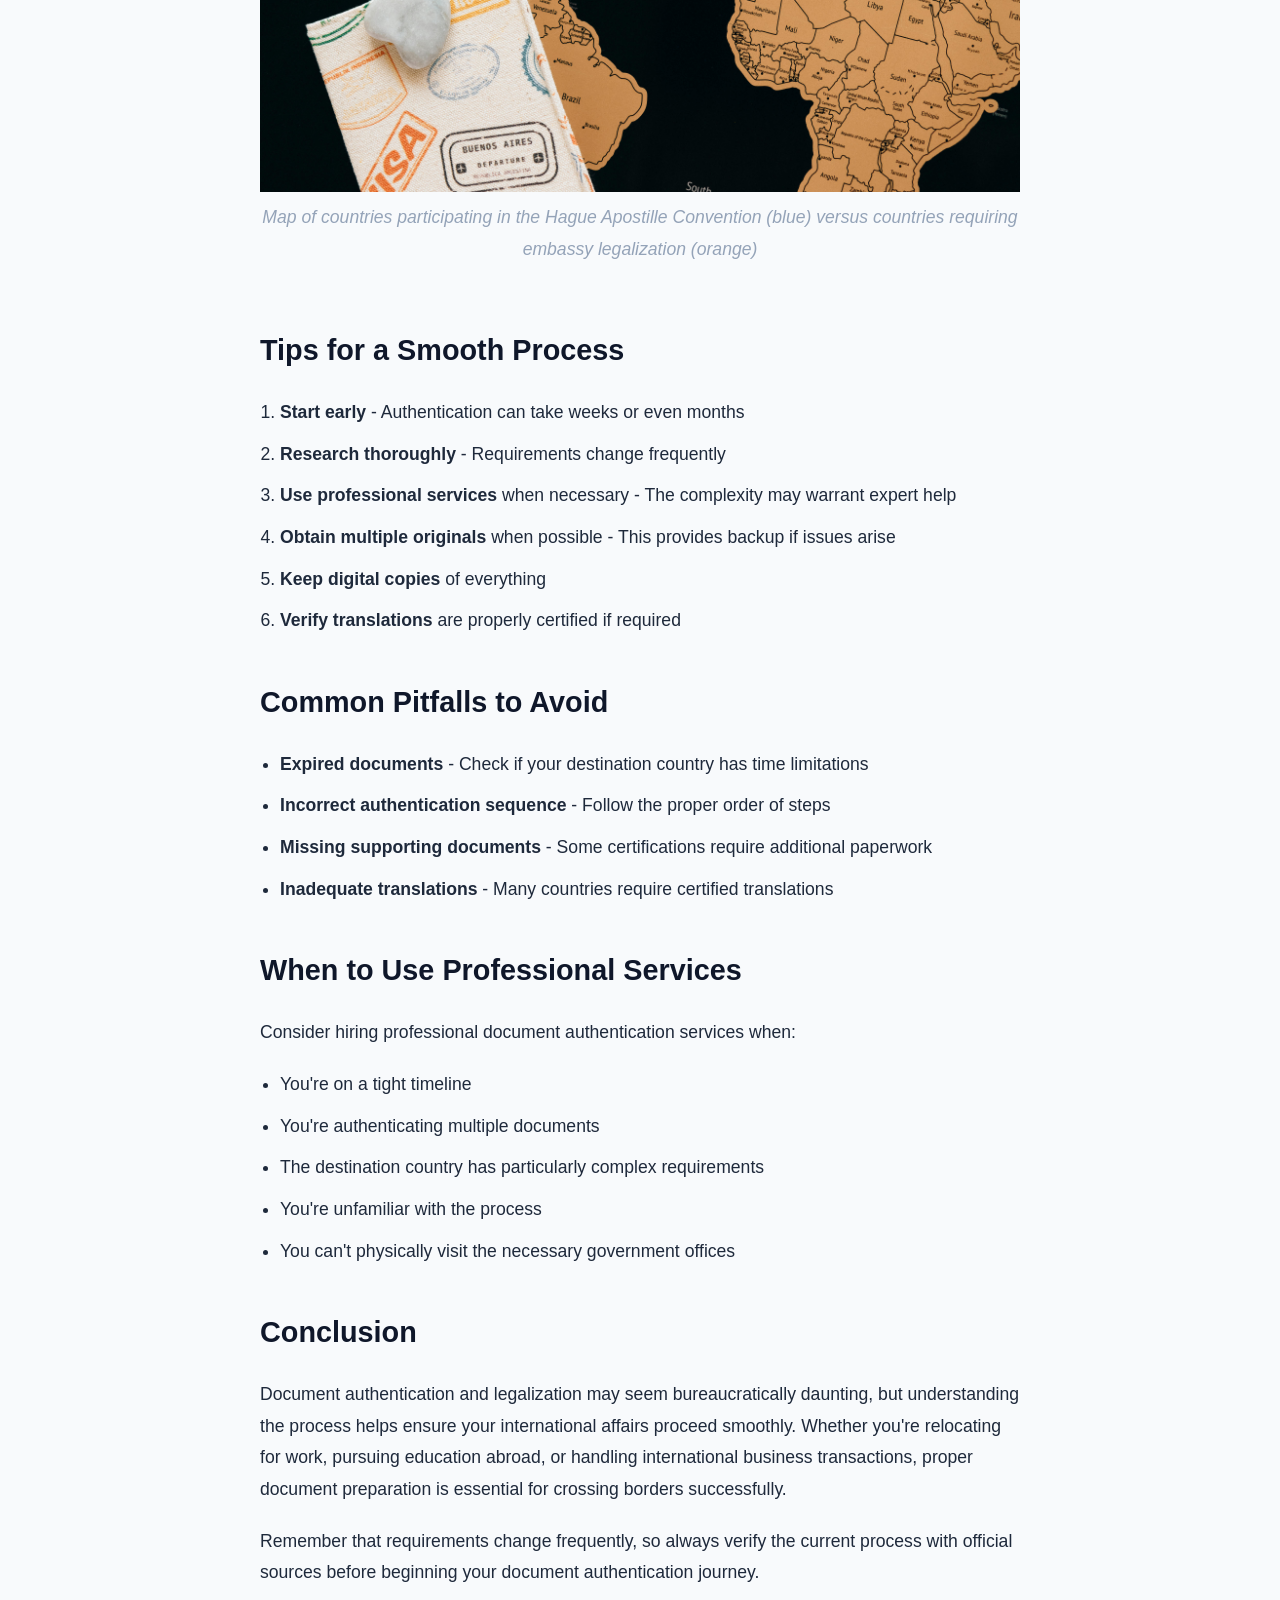
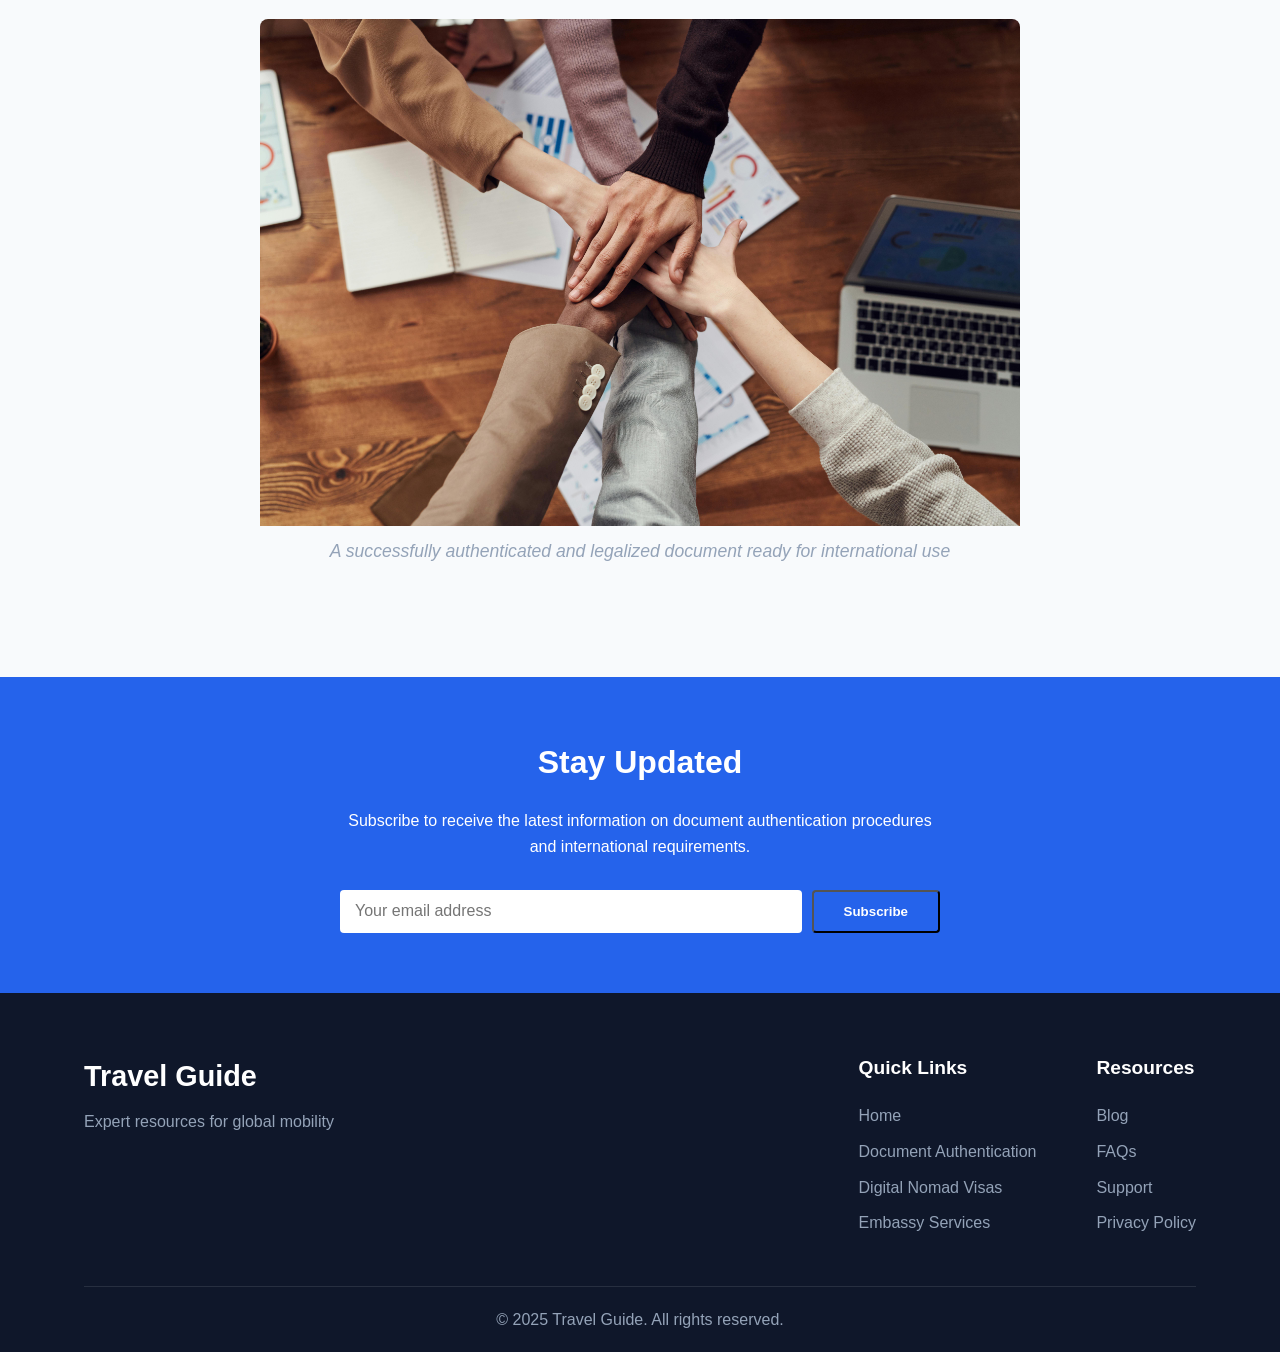
<file: document-authentication.html>
<!DOCTYPE html>
<html lang="en">
<head>
    <meta charset="UTF-8">
    <meta name="viewport" content="width=device-width, initial-scale=1.0">
    <title>Document Authentication Guide | Travel Guide</title>
    <link rel="stylesheet" href="styles.css">
    <link rel="stylesheet" href="https://cdnjs.cloudflare.com/ajax/libs/font-awesome/6.0.0/css/all.min.css">
</head>
<body>
    <header>
        <div class="container">
            <div class="logo">
                <a href="index.html">
                    <h1>Travel Guide</h1>
                </a>
            </div>
            <nav>
                <ul>
                    <li><a href="index.html">Home</a></li>
                    <li><a href="document-authentication.html" class="active">Document Authentication</a></li>
                    <li><a href="digital-nomad-visas.html">Digital Nomad Visas</a></li>
                    <li><a href="embassy-services.html">Embassy Services</a></li>
                    <li><a href="index.html#contact">Contact</a></li>
                </ul>
            </nav>
        </div>
    </header>

    <div class="article-header">
        <div class="container">
            <h1>The Complete Guide to Document Authentication and Legalization for International Use</h1>
            <div class="article-meta">
                <span><i class="far fa-calendar"></i> Last Updated: May 1, 2025</span>
                <span><i class="far fa-clock"></i> 15 min read</span>
                <span><i class="far fa-user"></i> By Travel Guide Team</span>
            </div>
        </div>
    </div>

    <div class="article-content-container">
        <div class="article-body">
            <h2>Introduction</h2>
            <p>When preparing documents for use in another country, you'll likely encounter terms like "authentication," "apostille," and "legalization." These processes verify the authenticity of your documents so they'll be recognized abroad. This comprehensive guide will walk you through everything you need to know about preparing your documents for international use.</p>
            
            <div class="article-image-container">
                <img src="images/document stack.jpg" alt="Stack of official documents requiring authentication">
                <p class="article-image-caption">Various documents that typically require authentication for international use</p>
            </div>

            <h2>Understanding the Basics</h2>
            
            <h3>What is Document Authentication?</h3>
            <p>Document authentication is the process of verifying that a document is genuine. In an international context, this means confirming that signatures, seals, and stamps on your documents are legitimate according to the issuing country's standards.</p>
            
            <h3>What is Document Legalization?</h3>
            <p>Legalization is the process of making a document legally valid for use in a foreign country. This typically involves multiple steps and several government authorities both in the issuing country and the destination country.</p>

            <h2>The Authentication Process</h2>
            <p>The exact process varies depending on your documents and destination country, but generally follows these steps:</p>
            
            <ol>
                <li><strong>Notarization</strong> - A notary public verifies the identity of the signer and witnesses the signing of the document.</li>
                <li><strong>Authentication/Certification</strong> - The document is verified by the appropriate authority in your country (often the Secretary of State or Department of Foreign Affairs).</li>
                <li><strong>Legalization/Apostille</strong> - The final step depends on whether the destination country is part of the Hague Apostille Convention:
                    <ul>
                        <li><strong>Apostille</strong>: A simplified one-step certification for countries that are part of the Hague Convention</li>
                        <li><strong>Legalization</strong>: A multi-step process involving the embassy or consulate of the destination country for non-Hague countries</li>
                    </ul>
                </li>
            </ol>
            
            <div class="article-image-container">
                <img src="images/flowchart.jpg" alt="Flowchart showing the document authentication process">
                <p class="article-image-caption">Flowchart of the typical document authentication process</p>
            </div>

            <h2>Apostille vs. Embassy Legalization</h2>
            
            <h3>The Apostille Process</h3>
            <p>For countries that are part of the Hague Apostille Convention (over 120 countries), documents only need an apostille certificate—a standardized authentication certificate—to be legally recognized. This simplifies the process considerably.</p>
            
            <p><strong>Steps for obtaining an apostille:</strong></p>
            <ol>
                <li>Ensure your document is properly notarized if required</li>
                <li>Submit your document to your country's designated apostille authority</li>
                <li>Pay the required fee</li>
                <li>Receive your document with the apostille certificate attached</li>
            </ol>

            <h3>Embassy Legalization Process</h3>
            <p>For countries not part of the Hague Convention, you'll need to go through embassy legalization, which typically involves:</p>
            
            <ol>
                <li>Notarization of your document</li>
                <li>Authentication by your country's foreign affairs department</li>
                <li>Legalization by the embassy or consulate of the destination country</li>
                <li>Possibly additional verification in the destination country</li>
            </ol>

            <h2>Common Documents Requiring Authentication</h2>
            <ul>
                <li>Academic diplomas and transcripts</li>
                <li>Birth, marriage, and death certificates</li>
                <li>Corporate documents (Articles of Incorporation, Powers of Attorney)</li>
                <li>Court judgments and judicial documents</li>
                <li>Medical records and certifications</li>
                <li>Police clearance certificates</li>
            </ul>

            <h2>Country-Specific Requirements</h2>
            <p>Requirements can vary significantly by country. For example:</p>
            
            <ul>
                <li><strong>China</strong> requires documents to be notarized, authenticated by the State Department, and then legalized by the Chinese Embassy</li>
                <li><strong>UAE</strong> often requires multiple levels of attestation plus Arabic translations</li>
                <li><strong>Brazil</strong> accepts apostilles but may require additional steps for certain documents</li>
            </ul>
            
            <div class="article-image-container">
                <img src="images/world map.jpg" alt="World map showing Hague Convention member countries">
                <p class="article-image-caption">Map of countries participating in the Hague Apostille Convention (blue) versus countries requiring embassy legalization (orange)</p>
            </div>

            <h2>Tips for a Smooth Process</h2>
            <ol>
                <li><strong>Start early</strong> - Authentication can take weeks or even months</li>
                <li><strong>Research thoroughly</strong> - Requirements change frequently</li>
                <li><strong>Use professional services</strong> when necessary - The complexity may warrant expert help</li>
                <li><strong>Obtain multiple originals</strong> when possible - This provides backup if issues arise</li>
                <li><strong>Keep digital copies</strong> of everything</li>
                <li><strong>Verify translations</strong> are properly certified if required</li>
            </ol>

            <h2>Common Pitfalls to Avoid</h2>
            <ul>
                <li><strong>Expired documents</strong> - Check if your destination country has time limitations</li>
                <li><strong>Incorrect authentication sequence</strong> - Follow the proper order of steps</li>
                <li><strong>Missing supporting documents</strong> - Some certifications require additional paperwork</li>
                <li><strong>Inadequate translations</strong> - Many countries require certified translations</li>
            </ul>
            
            <h2>When to Use Professional Services</h2>
            <p>Consider hiring professional document authentication services when:</p>
            <ul>
                <li>You're on a tight timeline</li>
                <li>You're authenticating multiple documents</li>
                <li>The destination country has particularly complex requirements</li>
                <li>You're unfamiliar with the process</li>
                <li>You can't physically visit the necessary government offices</li>
            </ul>

            <h2>Conclusion</h2>
            <p>Document authentication and legalization may seem bureaucratically daunting, but understanding the process helps ensure your international affairs proceed smoothly. Whether you're relocating for work, pursuing education abroad, or handling international business transactions, proper document preparation is essential for crossing borders successfully.</p>
            
            <p>Remember that requirements change frequently, so always verify the current process with official sources before beginning your document authentication journey.</p>
            
            <div class="article-image-container">
                <img src="images/successful.jpg" alt="Successfully authenticated document with stamps and seals">
                <p class="article-image-caption">A successfully authenticated and legalized document ready for international use</p>
            </div>
        </div>
    </div>

    <div class="newsletter">
        <div class="container">
            <div class="newsletter-content">
                <h2>Stay Updated</h2>
                <p>Subscribe to receive the latest information on document authentication procedures and international requirements.</p>
                <form>
                    <input type="email" placeholder="Your email address" required>
                    <button type="submit" class="btn primary">Subscribe</button>
                </form>
            </div>
        </div>
    </div>

    <footer>
        <div class="container">
            <div class="footer-content">
                <div class="footer-logo">
                    <h2>Travel Guide</h2>
                    <p>Expert resources for global mobility</p>
                </div>
                <div class="footer-links">
                    <div class="footer-section">
                        <h3>Quick Links</h3>
                        <ul>
                            <li><a href="index.html">Home</a></li>
                            <li><a href="document-authentication.html">Document Authentication</a></li>
                            <li><a href="digital-nomad-visas.html">Digital Nomad Visas</a></li>
                            <li><a href="embassy-services.html">Embassy Services</a></li>
                        </ul>
                    </div>
                    <div class="footer-section">
                        <h3>Resources</h3>
                        <ul>
                            <li><a href="#">Blog</a></li>
                            <li><a href="#">FAQs</a></li>
                            <li><a href="#">Support</a></li>
                            <li><a href="#">Privacy Policy</a></li>
                        </ul>
                    </div>
                </div>
            </div>
            <div class="copyright">
                <p>&copy; 2025 Travel Guide. All rights reserved.</p>
            </div>
        </div>
    </footer>
    
    <a href="#" class="back-to-top">
        <i class="fas fa-arrow-up"></i>
    </a>

    <script>
        // Show/hide back-to-top button
        window.addEventListener('scroll', function() {
            const backToTop = document.querySelector('.back-to-top');
            if (window.pageYOffset > 300) {
                backToTop.classList.add('visible');
            } else {
                backToTop.classList.remove('visible');
            }
        });
    </script>
</body>
</html>
</file>
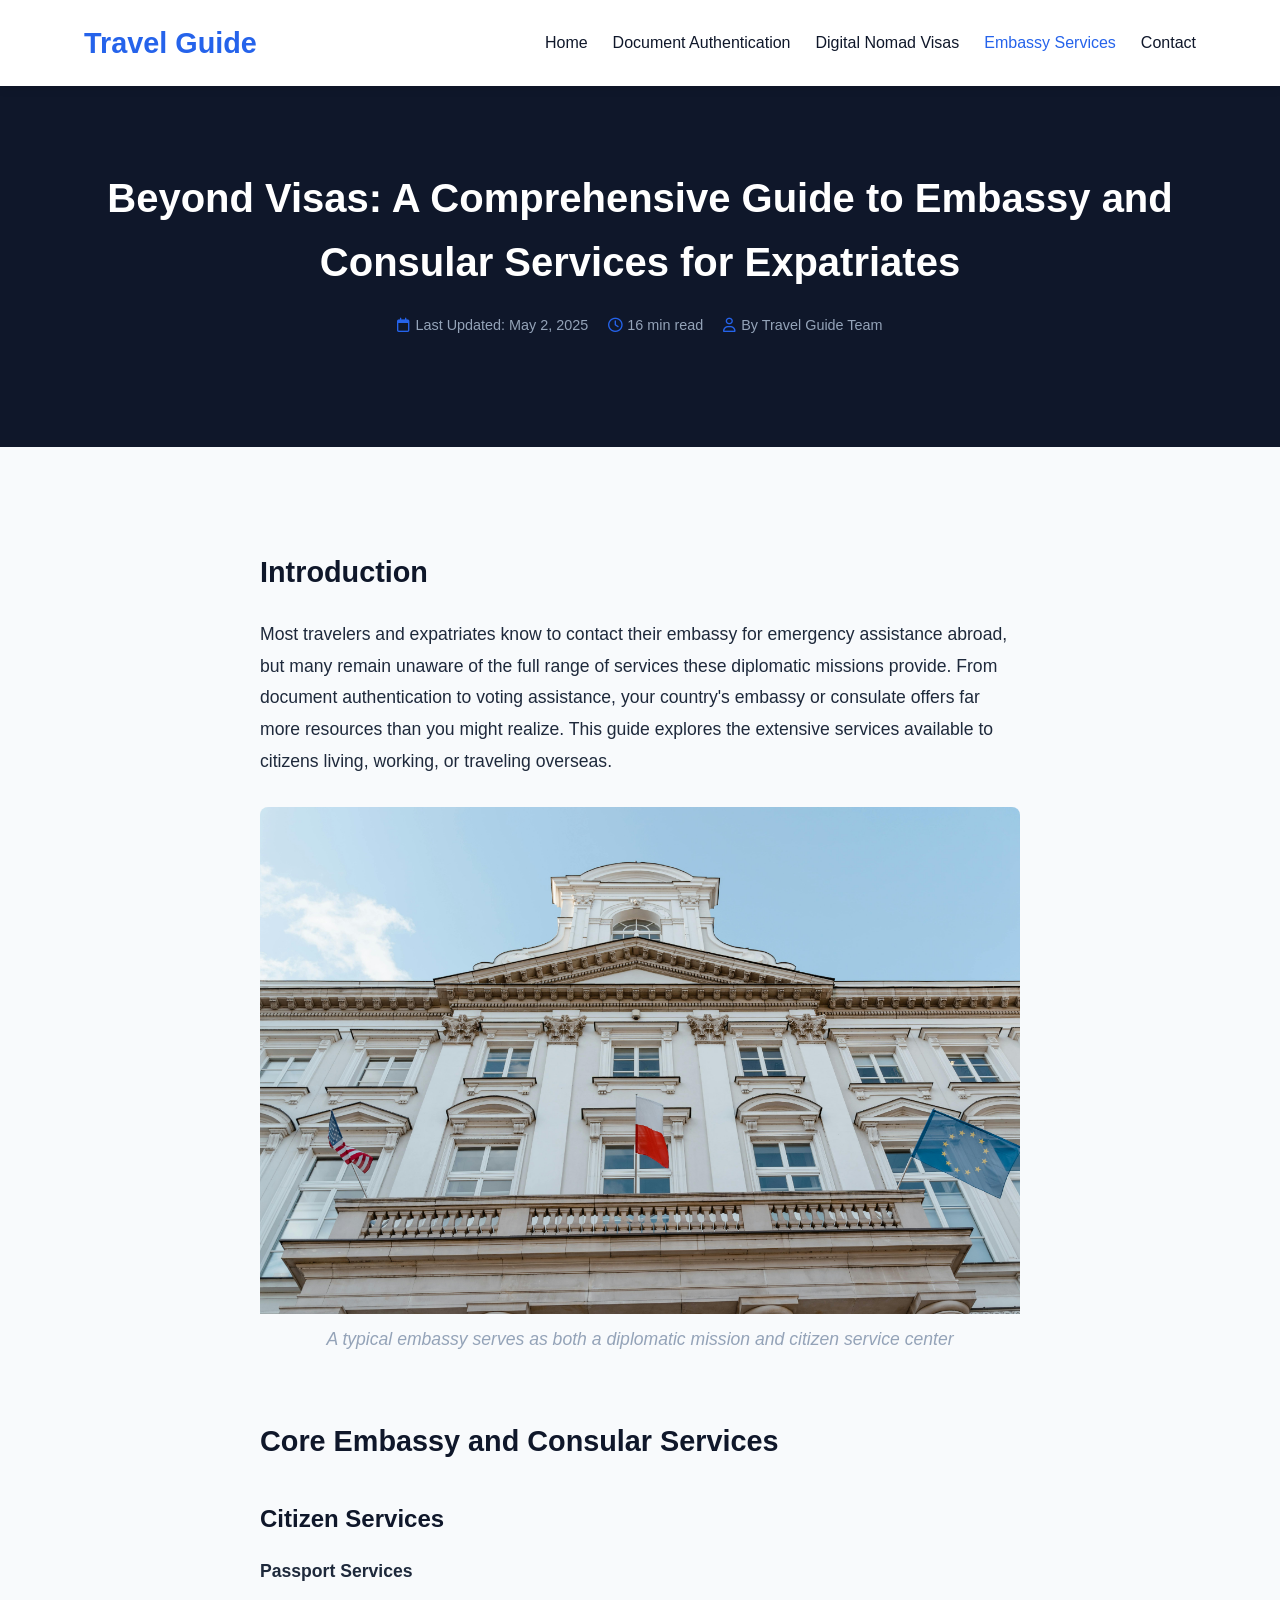
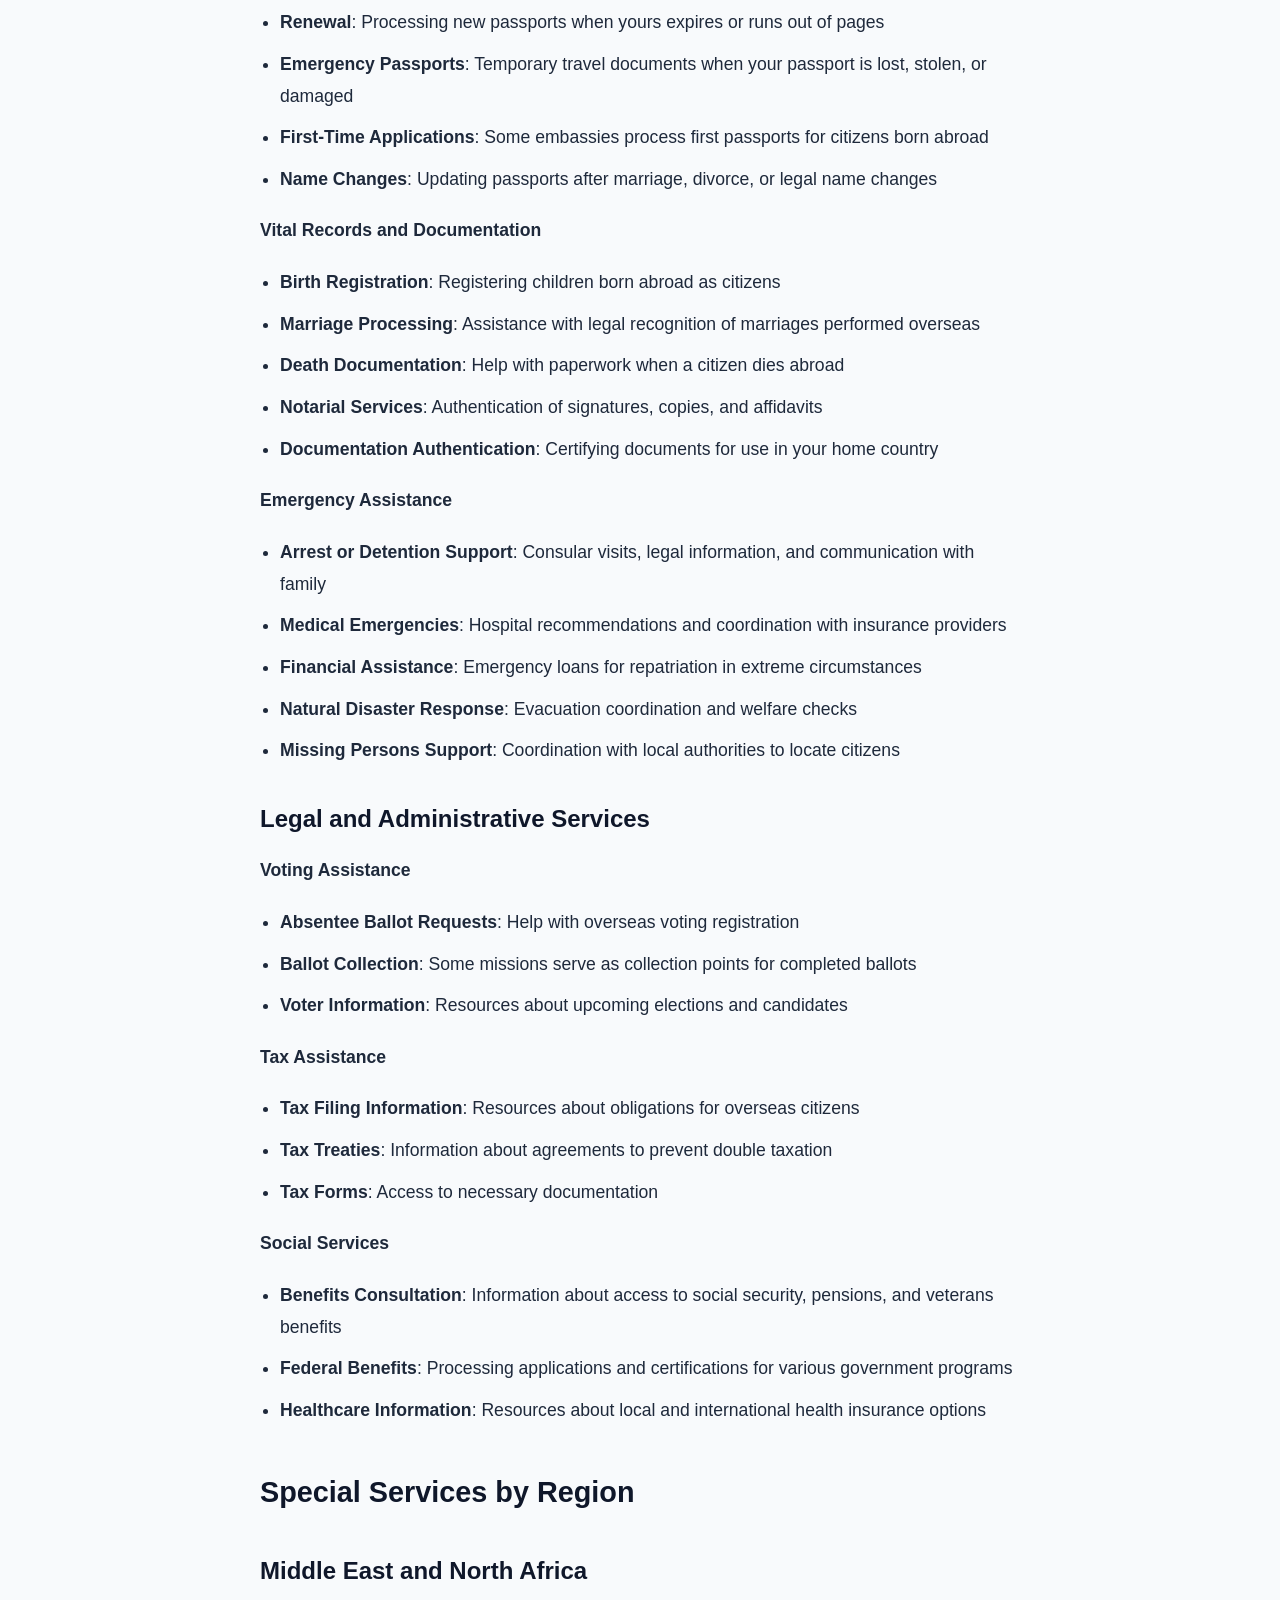
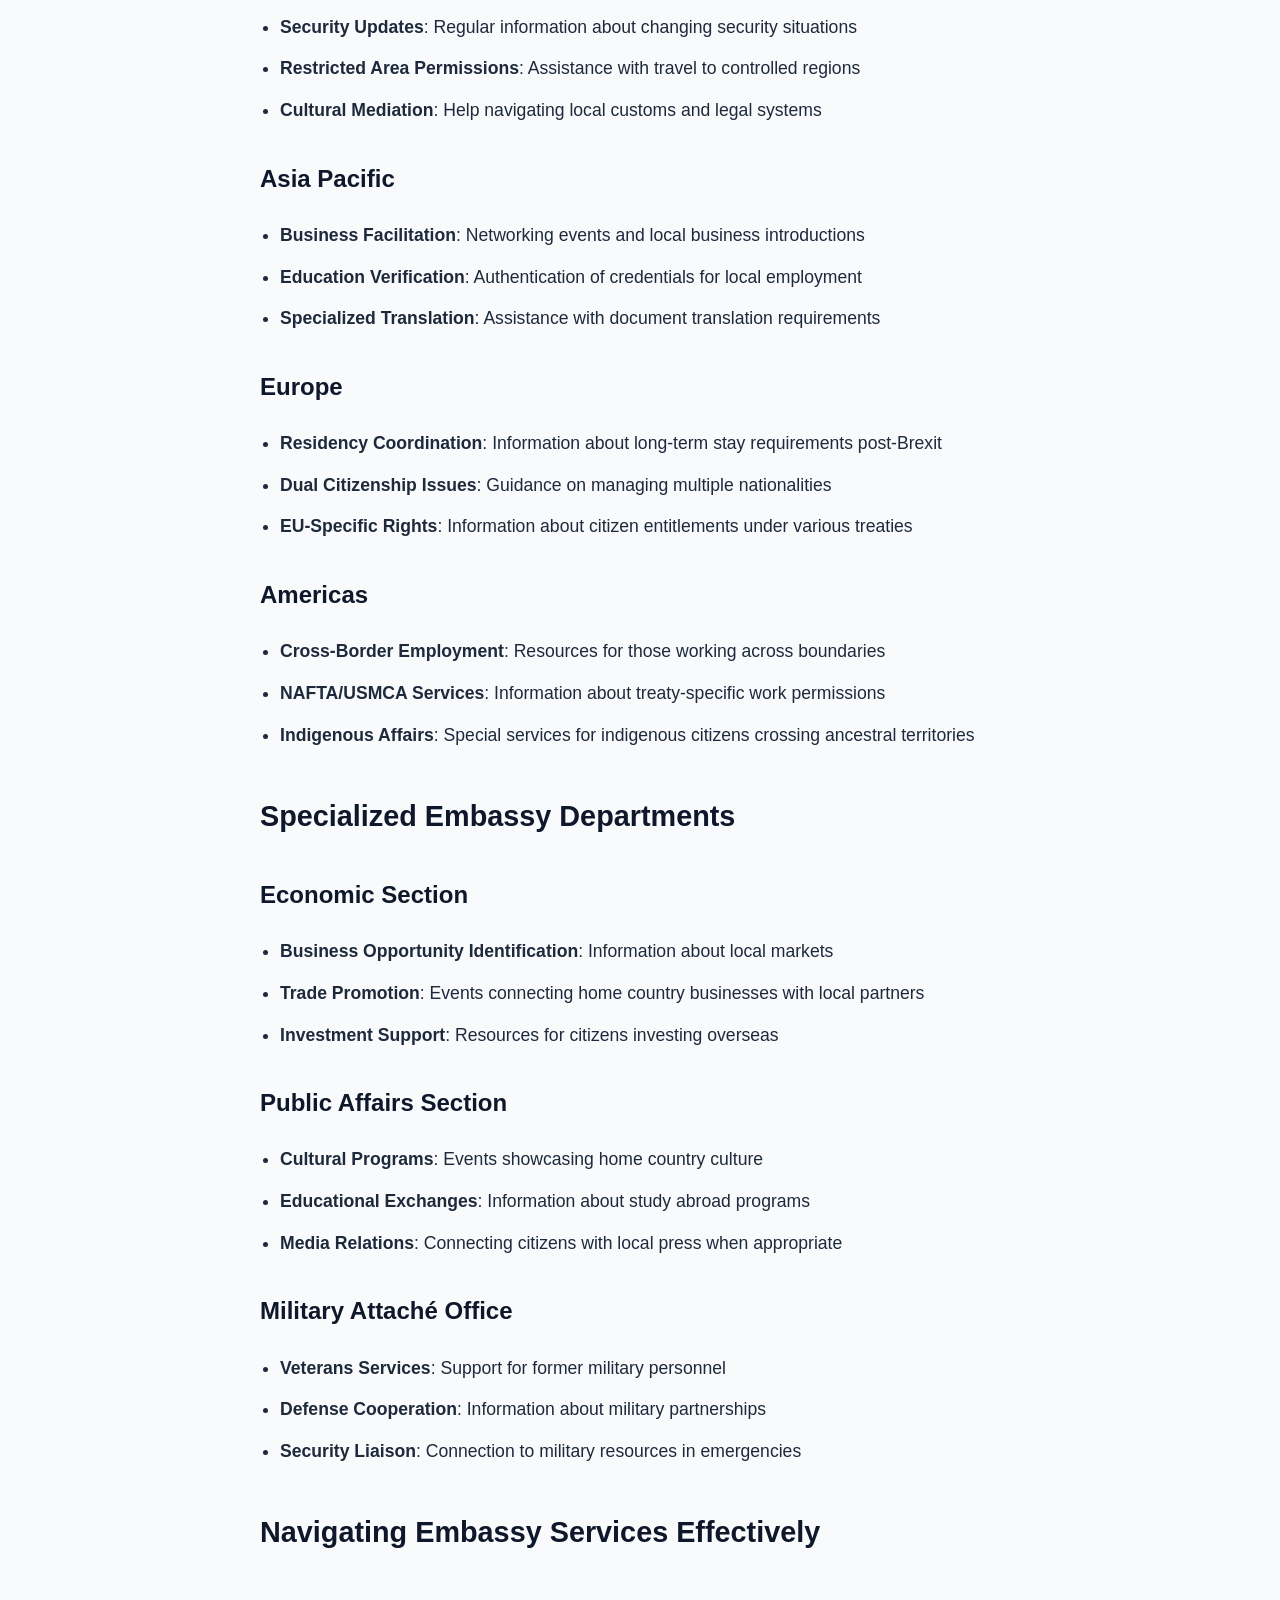
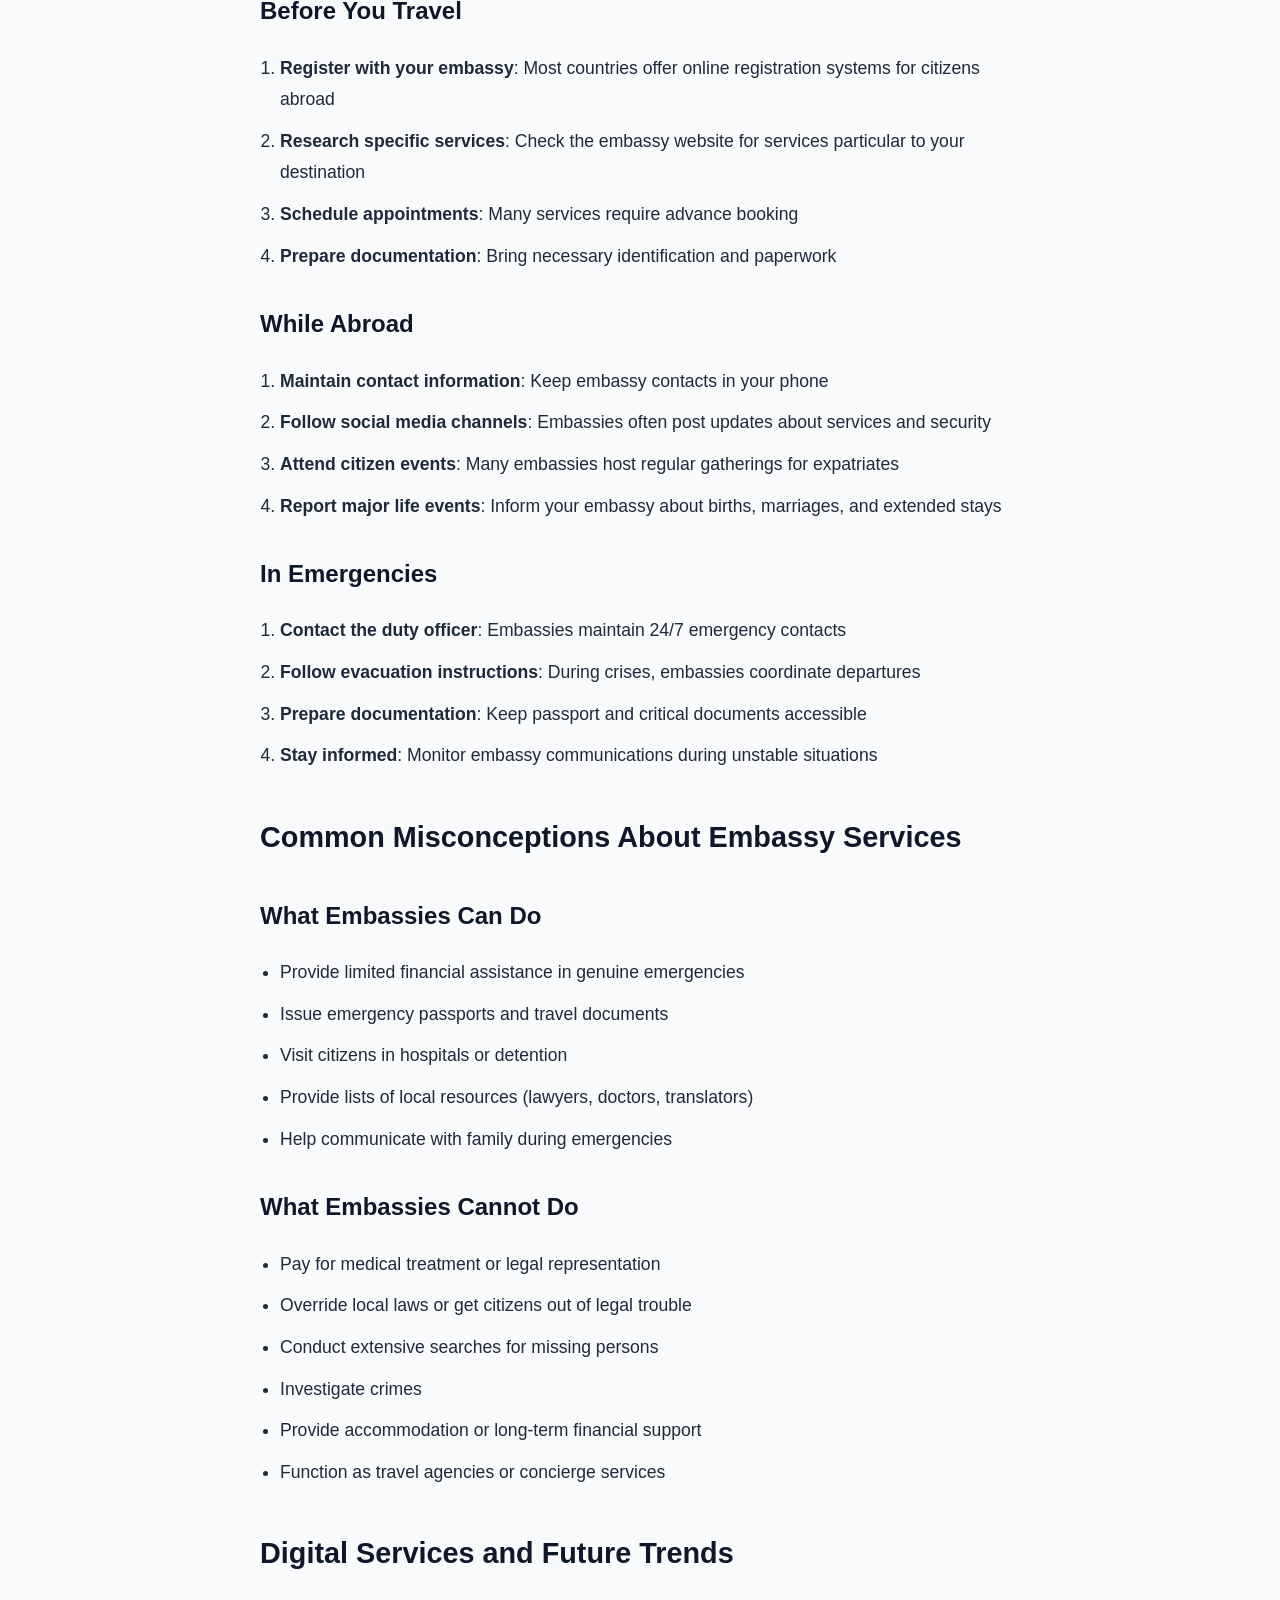
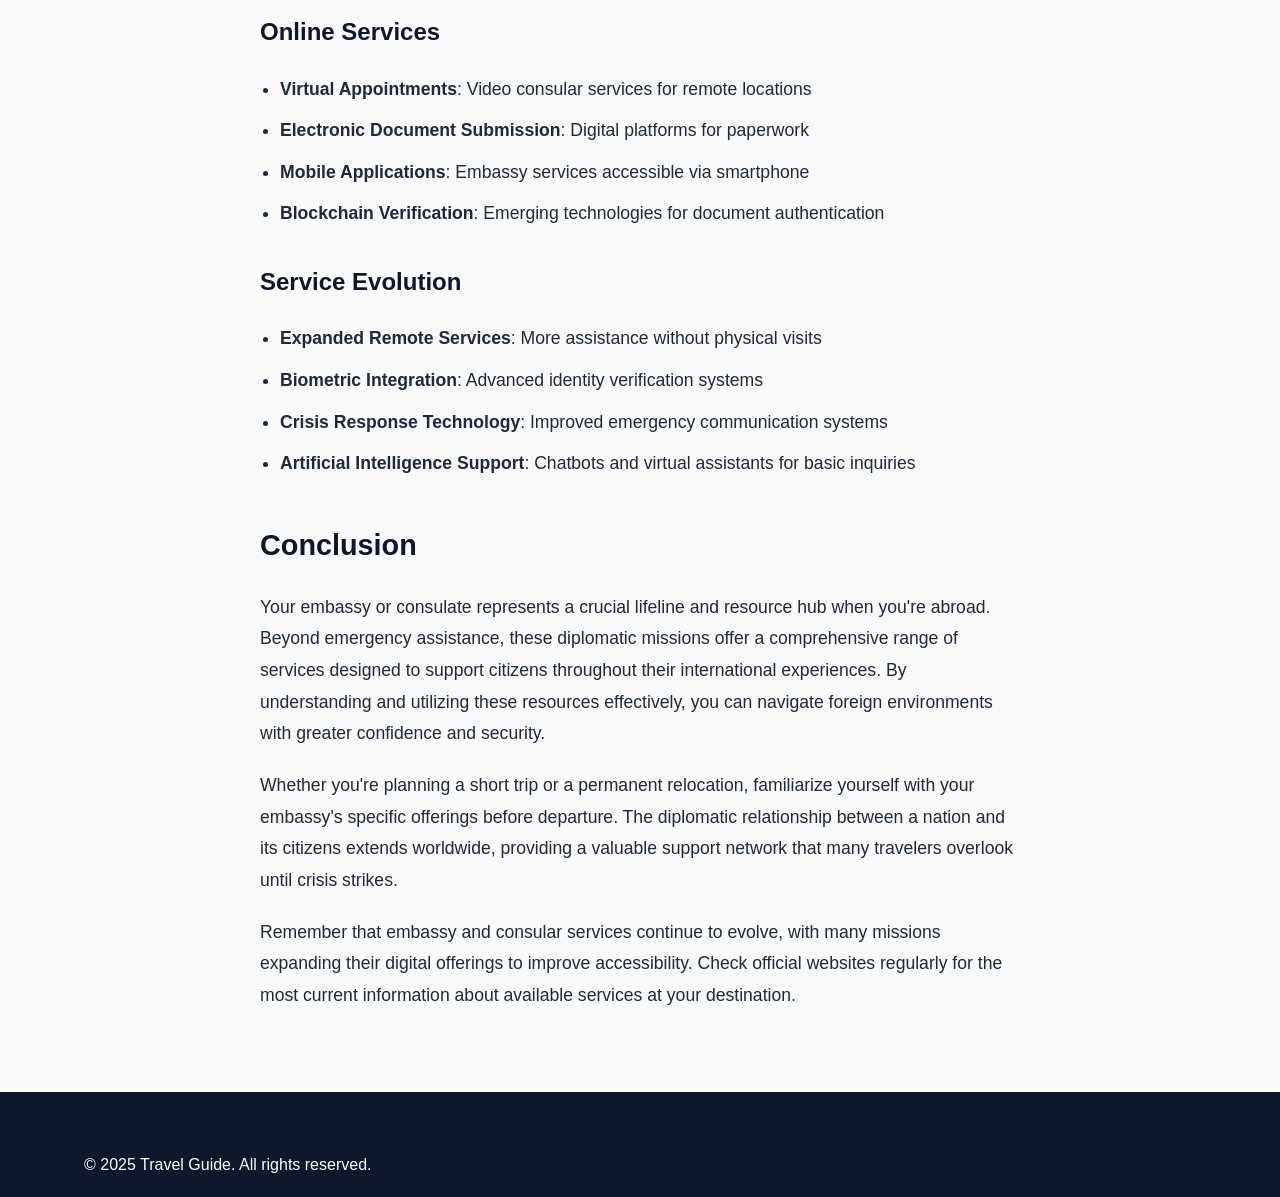
<file: embassy-services.html>
<!DOCTYPE html>
<html lang="en">
<head>
    <meta charset="UTF-8">
    <meta name="viewport" content="width=device-width, initial-scale=1.0">
    <title>Embassy Services Guide | Travel Guide</title>
    <link rel="stylesheet" href="styles.css">
    <link rel="stylesheet" href="https://cdnjs.cloudflare.com/ajax/libs/font-awesome/6.0.0/css/all.min.css">
</head>
</head>
<body>
    <header>
        <div class="container">
            <div class="logo">
                <a href="index.html">
                    <h1>Travel Guide</h1>
                </a>
            </div>
            <nav>
                <ul>
                    <li><a href="index.html">Home</a></li>
                    <li><a href="document-authentication.html">Document Authentication</a></li>
                    <li><a href="digital-nomad-visas.html">Digital Nomad Visas</a></li>
                    <li><a href="embassy-services.html" class="active">Embassy Services</a></li>
                    <li><a href="index.html#contact">Contact</a></li>
                </ul>
            </nav>
        </div>
    </header>

    <div class="article-header">
        <div class="container">
            <h1>Beyond Visas: A Comprehensive Guide to Embassy and Consular Services for Expatriates</h1>
            <div class="article-meta">
                <span><i class="far fa-calendar"></i> Last Updated: May 2, 2025</span>
                <span><i class="far fa-clock"></i> 16 min read</span>
                <span><i class="far fa-user"></i> By Travel Guide Team</span>
            </div>
        </div>
    </div>

    <div class="article-content-container">
        <div class="article-body">
            <h2>Introduction</h2>
            <p>Most travelers and expatriates know to contact their embassy for emergency assistance abroad, but many remain unaware of the full range of services these diplomatic missions provide. From document authentication to voting assistance, your country's embassy or consulate offers far more resources than you might realize. This guide explores the extensive services available to citizens living, working, or traveling overseas.</p>
            
            <div class="article-image-container">
                <img src="images/embassy building.jpg" alt="Exterior of a modern embassy building">
                <p class="article-image-caption">A typical embassy serves as both a diplomatic mission and citizen service center</p>
            </div>

            <h2>Core Embassy and Consular Services</h2>

            <h3>Citizen Services</h3>
            
            <h4>Passport Services</h4>
            <ul>
                <li><strong>Renewal</strong>: Processing new passports when yours expires or runs out of pages</li>
                <li><strong>Emergency Passports</strong>: Temporary travel documents when your passport is lost, stolen, or damaged</li>
                <li><strong>First-Time Applications</strong>: Some embassies process first passports for citizens born abroad</li>
                <li><strong>Name Changes</strong>: Updating passports after marriage, divorce, or legal name changes</li>
            </ul>
            
            <h4>Vital Records and Documentation</h4>
            <ul>
                <li><strong>Birth Registration</strong>: Registering children born abroad as citizens</li>
                <li><strong>Marriage Processing</strong>: Assistance with legal recognition of marriages performed overseas</li>
                <li><strong>Death Documentation</strong>: Help with paperwork when a citizen dies abroad</li>
                <li><strong>Notarial Services</strong>: Authentication of signatures, copies, and affidavits</li>
                <li><strong>Documentation Authentication</strong>: Certifying documents for use in your home country</li>
            </ul>

            <h4>Emergency Assistance</h4>
            <ul>
                <li><strong>Arrest or Detention Support</strong>: Consular visits, legal information, and communication with family</li>
                <li><strong>Medical Emergencies</strong>: Hospital recommendations and coordination with insurance providers</li>
                <li><strong>Financial Assistance</strong>: Emergency loans for repatriation in extreme circumstances</li>
                <li><strong>Natural Disaster Response</strong>: Evacuation coordination and welfare checks</li>
                <li><strong>Missing Persons Support</strong>: Coordination with local authorities to locate citizens</li>
            </ul>
            
            <h3>Legal and Administrative Services</h3>
            
            <h4>Voting Assistance</h4>
            <ul>
                <li><strong>Absentee Ballot Requests</strong>: Help with overseas voting registration</li>
                <li><strong>Ballot Collection</strong>: Some missions serve as collection points for completed ballots</li>
                <li><strong>Voter Information</strong>: Resources about upcoming elections and candidates</li>
            </ul>

            <h4>Tax Assistance</h4>
            <ul>
                <li><strong>Tax Filing Information</strong>: Resources about obligations for overseas citizens</li>
                <li><strong>Tax Treaties</strong>: Information about agreements to prevent double taxation</li>
                <li><strong>Tax Forms</strong>: Access to necessary documentation</li>
            </ul>

            <h4>Social Services</h4>
            <ul>
                <li><strong>Benefits Consultation</strong>: Information about access to social security, pensions, and veterans benefits</li>
                <li><strong>Federal Benefits</strong>: Processing applications and certifications for various government programs</li>
                <li><strong>Healthcare Information</strong>: Resources about local and international health insurance options</li>
            </ul>
            
            <h2>Special Services by Region</h2>

            <h3>Middle East and North Africa</h3>
            <ul>
                <li><strong>Security Updates</strong>: Regular information about changing security situations</li>
                <li><strong>Restricted Area Permissions</strong>: Assistance with travel to controlled regions</li>
                <li><strong>Cultural Mediation</strong>: Help navigating local customs and legal systems</li>
            </ul>

            <h3>Asia Pacific</h3>
            <ul>
                <li><strong>Business Facilitation</strong>: Networking events and local business introductions</li>
                <li><strong>Education Verification</strong>: Authentication of credentials for local employment</li>
                <li><strong>Specialized Translation</strong>: Assistance with document translation requirements</li>
            </ul>

            <h3>Europe</h3>
            <ul>
                <li><strong>Residency Coordination</strong>: Information about long-term stay requirements post-Brexit</li>
                <li><strong>Dual Citizenship Issues</strong>: Guidance on managing multiple nationalities</li>
                <li><strong>EU-Specific Rights</strong>: Information about citizen entitlements under various treaties</li>
            </ul>

            <h3>Americas</h3>
            <ul>
                <li><strong>Cross-Border Employment</strong>: Resources for those working across boundaries</li>
                <li><strong>NAFTA/USMCA Services</strong>: Information about treaty-specific work permissions</li>
                <li><strong>Indigenous Affairs</strong>: Special services for indigenous citizens crossing ancestral territories</li>
            </ul>

            <h2>Specialized Embassy Departments</h2>

            <h3>Economic Section</h3>
            <ul>
                <li><strong>Business Opportunity Identification</strong>: Information about local markets</li>
                <li><strong>Trade Promotion</strong>: Events connecting home country businesses with local partners</li>
                <li><strong>Investment Support</strong>: Resources for citizens investing overseas</li>
            </ul>

            <h3>Public Affairs Section</h3>
            <ul>
                <li><strong>Cultural Programs</strong>: Events showcasing home country culture</li>
                <li><strong>Educational Exchanges</strong>: Information about study abroad programs</li>
                <li><strong>Media Relations</strong>: Connecting citizens with local press when appropriate</li>
            </ul>

            <h3>Military Attaché Office</h3>
            <ul>
                <li><strong>Veterans Services</strong>: Support for former military personnel</li>
                <li><strong>Defense Cooperation</strong>: Information about military partnerships</li>
                <li><strong>Security Liaison</strong>: Connection to military resources in emergencies</li>
            </ul>

            <h2>Navigating Embassy Services Effectively</h2>

            <h3>Before You Travel</h3>
            <ol>
                <li><strong>Register with your embassy</strong>: Most countries offer online registration systems for citizens abroad</li>
                <li><strong>Research specific services</strong>: Check the embassy website for services particular to your destination</li>
                <li><strong>Schedule appointments</strong>: Many services require advance booking</li>
                <li><strong>Prepare documentation</strong>: Bring necessary identification and paperwork</li>
            </ol>

            <h3>While Abroad</h3>
            <ol>
                <li><strong>Maintain contact information</strong>: Keep embassy contacts in your phone</li>
                <li><strong>Follow social media channels</strong>: Embassies often post updates about services and security</li>
                <li><strong>Attend citizen events</strong>: Many embassies host regular gatherings for expatriates</li>
                <li><strong>Report major life events</strong>: Inform your embassy about births, marriages, and extended stays</li>
            </ol>

            <h3>In Emergencies</h3>
            <ol>
                <li><strong>Contact the duty officer</strong>: Embassies maintain 24/7 emergency contacts</li>
                <li><strong>Follow evacuation instructions</strong>: During crises, embassies coordinate departures</li>
                <li><strong>Prepare documentation</strong>: Keep passport and critical documents accessible</li>
                <li><strong>Stay informed</strong>: Monitor embassy communications during unstable situations</li>
            </ol>

            <h2>Common Misconceptions About Embassy Services</h2>

            <h3>What Embassies Can Do</h3>
            <ul>
                <li>Provide limited financial assistance in genuine emergencies</li>
                <li>Issue emergency passports and travel documents</li>
                <li>Visit citizens in hospitals or detention</li>
                <li>Provide lists of local resources (lawyers, doctors, translators)</li>
                <li>Help communicate with family during emergencies</li>
            </ul>

            <h3>What Embassies Cannot Do</h3>
            <ul>
                <li>Pay for medical treatment or legal representation</li>
                <li>Override local laws or get citizens out of legal trouble</li>
                <li>Conduct extensive searches for missing persons</li>
                <li>Investigate crimes</li>
                <li>Provide accommodation or long-term financial support</li>
                <li>Function as travel agencies or concierge services</li>
            </ul>

            <h2>Digital Services and Future Trends</h2>

            <h3>Online Services</h3>
            <ul>
                <li><strong>Virtual Appointments</strong>: Video consular services for remote locations</li>
                <li><strong>Electronic Document Submission</strong>: Digital platforms for paperwork</li>
                <li><strong>Mobile Applications</strong>: Embassy services accessible via smartphone</li>
                <li><strong>Blockchain Verification</strong>: Emerging technologies for document authentication</li>
            </ul>

            <h3>Service Evolution</h3>
            <ul>
                <li><strong>Expanded Remote Services</strong>: More assistance without physical visits</li>
                <li><strong>Biometric Integration</strong>: Advanced identity verification systems</li>
                <li><strong>Crisis Response Technology</strong>: Improved emergency communication systems</li>
                <li><strong>Artificial Intelligence Support</strong>: Chatbots and virtual assistants for basic inquiries</li>
            </ul>

            <h2>Conclusion</h2>
            <p>Your embassy or consulate represents a crucial lifeline and resource hub when you're abroad. Beyond emergency assistance, these diplomatic missions offer a comprehensive range of services designed to support citizens throughout their international experiences. By understanding and utilizing these resources effectively, you can navigate foreign environments with greater confidence and security.</p>
            
            <p>Whether you're planning a short trip or a permanent relocation, familiarize yourself with your embassy's specific offerings before departure. The diplomatic relationship between a nation and its citizens extends worldwide, providing a valuable support network that many travelers overlook until crisis strikes.</p>
            
            <p>Remember that embassy and consular services continue to evolve, with many missions expanding their digital offerings to improve accessibility. Check official websites regularly for the most current information about available services at your destination.</p>
        </div>
    </div>

    <footer>
        <div class="container">
            <p>&copy; 2025 Travel Guide. All rights reserved.</p>
        </div>
    </footer>
</body>
</html>
</file>
<file: styles.css>
/* Global Styles */
:root {
    --primary-color: #2563eb;
    --secondary-color: #0f172a;
    --accent-color: #3b82f6; 
    --light-color: #f8fafc;
    --dark-color: #0f172a;
    --text-color: #1e293b;
    --light-gray: #e2e8f0;
    --medium-gray: #94a3b8;
    --success-color: #10b981;
    --warning-color: #f59e0b;
    --danger-color: #ef4444;
}

* {
    box-sizing: border-box;
    margin: 0;
    padding: 0;
}

body {
    font-family: 'Roboto', 'Segoe UI', sans-serif;
    line-height: 1.6;
    color: var(--text-color);
    background-color: var(--light-color);
}

.container {
    width: 90%;
    max-width: 1200px;
    margin: 0 auto;
    padding: 0 20px;
}

img {
    max-width: 100%;
    height: auto;
    display: block;
}

a {
    text-decoration: none;
    color: var(--primary-color);
    transition: all 0.3s ease;
}

a:hover {
    color: var(--accent-color);
}

ul {
    list-style: none;
}

/* Buttons */
.btn {
    display: inline-block;
    padding: 12px 24px;
    border-radius: 4px;
    font-weight: 600;
    text-align: center;
    cursor: pointer;
    transition: all 0.3s ease;
}

.btn.primary {
    background-color: var(--primary-color);
    color: white;
}

.btn.primary:hover {
    background-color: var(--accent-color);
    transform: translateY(-2px);
}

.btn.secondary {
    background-color: transparent;
    color: var(--primary-color);
    border: 2px solid var(--primary-color);
}

.btn.secondary:hover {
    background-color: var(--primary-color);
    color: white;
    transform: translateY(-2px);
}

.btn.tertiary {
    background-color: transparent;
    color: var(--primary-color);
    padding: 8px 0;
    position: relative;
}

.btn.tertiary::after {
    content: '';
    position: absolute;
    bottom: 0;
    left: 0;
    width: 0;
    height: 2px;
    background-color: var(--primary-color);
    transition: width 0.3s ease;
}

.btn.tertiary:hover::after {
    width: 100%;
}

/* Header */
header {
    background-color: white;
    box-shadow: 0 2px 10px rgba(0, 0, 0, 0.1);
    position: sticky;
    top: 0;
    z-index: 100;
}

header .container {
    display: flex;
    justify-content: space-between;
    align-items: center;
    padding: 20px;
}

.logo h1 {
    font-size: 1.8rem;
    color: var(--primary-color);
}

nav ul {
    display: flex;
}

nav ul li {
    margin-left: 25px;
}

nav ul li a {
    color: var(--dark-color);
    font-weight: 500;
}

nav ul li a.active,
nav ul li a:hover {
    color: var(--primary-color);
}

/* Hero Section */
.hero {
    background-image: linear-gradient(rgba(15, 23, 42, 0.7), rgba(15, 23, 42, 0.7)), url('../images/hero-background.jpg');
    background-size: cover;
    background-position: center;
    color: white;
    padding: 100px 0;
    text-align: center;
}

.hero-content {
    max-width: 800px;
    margin: 0 auto;
}

.hero h1 {
    font-size: 3rem;
    margin-bottom: 20px;
}

.hero p {
    font-size: 1.2rem;
    margin-bottom: 30px;
}

.hero-buttons {
    display: flex;
    justify-content: center;
    gap: 20px;
}

/* Featured Articles */
.featured-articles {
    padding: 80px 0;
}

.featured-articles h2 {
    text-align: center;
    margin-bottom: 40px;
    font-size: 2.2rem;
    color: var(--dark-color);
}

.articles-grid {
    display: grid;
    grid-template-columns: repeat(auto-fit, minmax(300px, 1fr));
    gap: 30px;
}

.article-card {
    background-color: white;
    border-radius: 8px;
    overflow: hidden;
    box-shadow: 0 4px 6px rgba(0, 0, 0, 0.1);
    transition: transform 0.3s ease;
}

.article-card:hover {
    transform: translateY(-10px);
}

.article-image {
    height: 200px;
    overflow: hidden;
}

.article-image img {
    width: 100%;
    height: 100%;
    object-fit: cover;
    transition: transform 0.5s ease;
}

.article-card:hover .article-image img {
    transform: scale(1.05);
}

.article-content {
    padding: 20px;
}

.article-content h3 {
    color: var(--dark-color);
    margin-bottom: 10px;
    font-size: 1.4rem;
}

.article-content p {
    color: var(--text-color);
    margin-bottom: 20px;
}

/* Newsletter Section */
.newsletter {
    background-color: var(--primary-color);
    color: white;
    padding: 60px 0;
}

.newsletter-content {
    max-width: 600px;
    margin: 0 auto;
    text-align: center;
}

.newsletter h2 {
    margin-bottom: 20px;
    font-size: 2rem;
}

.newsletter p {
    margin-bottom: 30px;
}

.newsletter form {
    display: flex;
    gap: 10px;
}

.newsletter input {
    flex: 1;
    padding: 12px 15px;
    border: none;
    border-radius: 4px;
    font-size: 1rem;
}

.newsletter .btn {
    padding: 12px 30px;
}

/* Contact Section */
.contact {
    padding: 80px 0;
    background-color: white;
}

.contact h2 {
    text-align: center;
    margin-bottom: 40px;
    font-size: 2.2rem;
    color: var(--dark-color);
}

.contact-grid {
    display: grid;
    grid-template-columns: 1fr 2fr;
    gap: 40px;
}

.contact-info {
    display: flex;
    flex-direction: column;
    gap: 20px;
}

.info-item {
    display: flex;
    align-items: center;
    gap: 15px;
}

.info-item i {
    font-size: 1.5rem;
    color: var(--primary-color);
}

.social-links {
    display: flex;
    gap: 15px;
    margin-top: 20px;
}

.social-links a {
    display: flex;
    align-items: center;
    justify-content: center;
    width: 40px;
    height: 40px;
    border-radius: 50%;
    background-color: var(--light-gray);
    color: var(--dark-color);
    font-size: 1.2rem;
    transition: all 0.3s ease;
}

.social-links a:hover {
    background-color: var(--primary-color);
    color: white;
}

.form-group {
    margin-bottom: 20px;
}

.form-group label {
    display: block;
    margin-bottom: 5px;
    font-weight: 500;
}

.form-group input,
.form-group textarea {
    width: 100%;
    padding: 12px 15px;
    border: 1px solid var(--light-gray);
    border-radius: 4px;
    font-size: 1rem;
    transition: border-color 0.3s ease;
}

.form-group input:focus,
.form-group textarea:focus {
    outline: none;
    border-color: var(--primary-color);
}

/* Footer */
footer {
    background-color: var(--dark-color);
    color: white;
    padding: 60px 0 20px;
}

.footer-content {
    display: flex;
    justify-content: space-between;
    margin-bottom: 40px;
}

.footer-logo h2 {
    font-size: 1.8rem;
    margin-bottom: 10px;
    color: white;
}

.footer-logo p {
    color: var(--medium-gray);
}

.footer-links {
    display: flex;
    gap: 60px;
}

.footer-section h3 {
    font-size: 1.2rem;
    margin-bottom: 20px;
    color: white;
}

.footer-section ul li {
    margin-bottom: 10px;
}

.footer-section ul li a {
    color: var(--medium-gray);
}

.footer-section ul li a:hover {
    color: white;
}

.copyright {
    text-align: center;
    padding-top: 20px;
    border-top: 1px solid rgba(255, 255, 255, 0.1);
    color: var(--medium-gray);
}

/* Article Page Styles */
.article-header {
    background-color: var(--dark-color);
    color: white;
    padding: 80px 0;
    text-align: center;
}

.article-header h1 {
    font-size: 2.5rem;
    margin-bottom: 20px;
}

.article-meta {
    display: flex;
    justify-content: center;
    align-items: center;
    gap: 20px;
    margin-bottom: 30px;
}

.article-meta span {
    display: flex;
    align-items: center;
    gap: 5px;
    font-size: 0.9rem;
    color: var(--medium-gray);
}

.article-meta i {
    color: var(--primary-color);
}

.article-content-container {
    max-width: 800px;
    margin: 0 auto;
    padding: 60px 20px;
}

.article-body {
    font-size: 1.1rem;
    line-height: 1.8;
}

.article-body h2 {
    font-size: 1.8rem;
    margin: 40px 0 20px;
    color: var(--dark-color);
}

.article-body h3 {
    font-size: 1.5rem;
    margin: 30px 0 15px;
    color: var(--dark-color);
}

.article-body p {
    margin-bottom: 20px;
}

.article-body ul,
.article-body ol {
    margin: 20px 0;
    padding-left: 20px;
}

.article-body ul li,
.article-body ol li {
    margin-bottom: 10px;
    list-style-position: outside;
}

.article-body ul {
    list-style-type: disc;
}

.article-body ol {
    list-style-type: decimal;
}

.article-image-container {
    margin: 30px 0;
    border-radius: 8px;
    overflow: hidden;
}

.article-image-caption {
    text-align: center;
    margin-top: 10px;
    font-style: italic;
    color: var(--medium-gray);
}

.back-to-top {
    position: fixed;
    bottom: 30px;
    right: 30px;
    background-color: var(--primary-color);
    color: white;
    width: 50px;
    height: 50px;
    border-radius: 50%;
    display: flex;
    justify-content: center;
    align-items: center;
    font-size: 1.2rem;
    box-shadow: 0 2px 10px rgba(0, 0, 0, 0.2);
    opacity: 0;
    visibility: hidden;
    transition: all 0.3s ease;
}

.back-to-top.visible {
    opacity: 1;
    visibility: visible;
}

.back-to-top:hover {
    background-color: var(--accent-color);
    transform: translateY(-5px);
}

/* Responsive Design */
@media (max-width: 991px) {
    .contact-grid {
        grid-template-columns: 1fr;
    }
    
    .footer-content {
        flex-direction: column;
        gap: 30px;
    }
    
    .footer-links {
        flex-direction: column;
        gap: 30px;
    }
}

@media (max-width: 768px) {
    header .container {
        flex-direction: column;
    }
    
    nav ul {
        margin-top: 20px;
    }
    
    nav ul li {
        margin-left: 15px;
        margin-right: 15px;
    }
    
    .hero h1 {
        font-size: 2.5rem;
    }
    
    .hero-buttons {
        flex-direction: column;
        gap: 15px;
    }
    
    .newsletter form {
        flex-direction: column;
    }
}

@media (max-width: 576px) {
    nav ul {
        flex-wrap: wrap;
        justify-content: center;
    }
    
    nav ul li {
        margin: 5px 10px;
    }
    
    .hero {
        padding: 70px 0;
    }
    
    .hero h1 {
        font-size: 2rem;
    }
    
    .article-meta {
        flex-direction: column;
        gap: 10px;
    }
}
</file>
